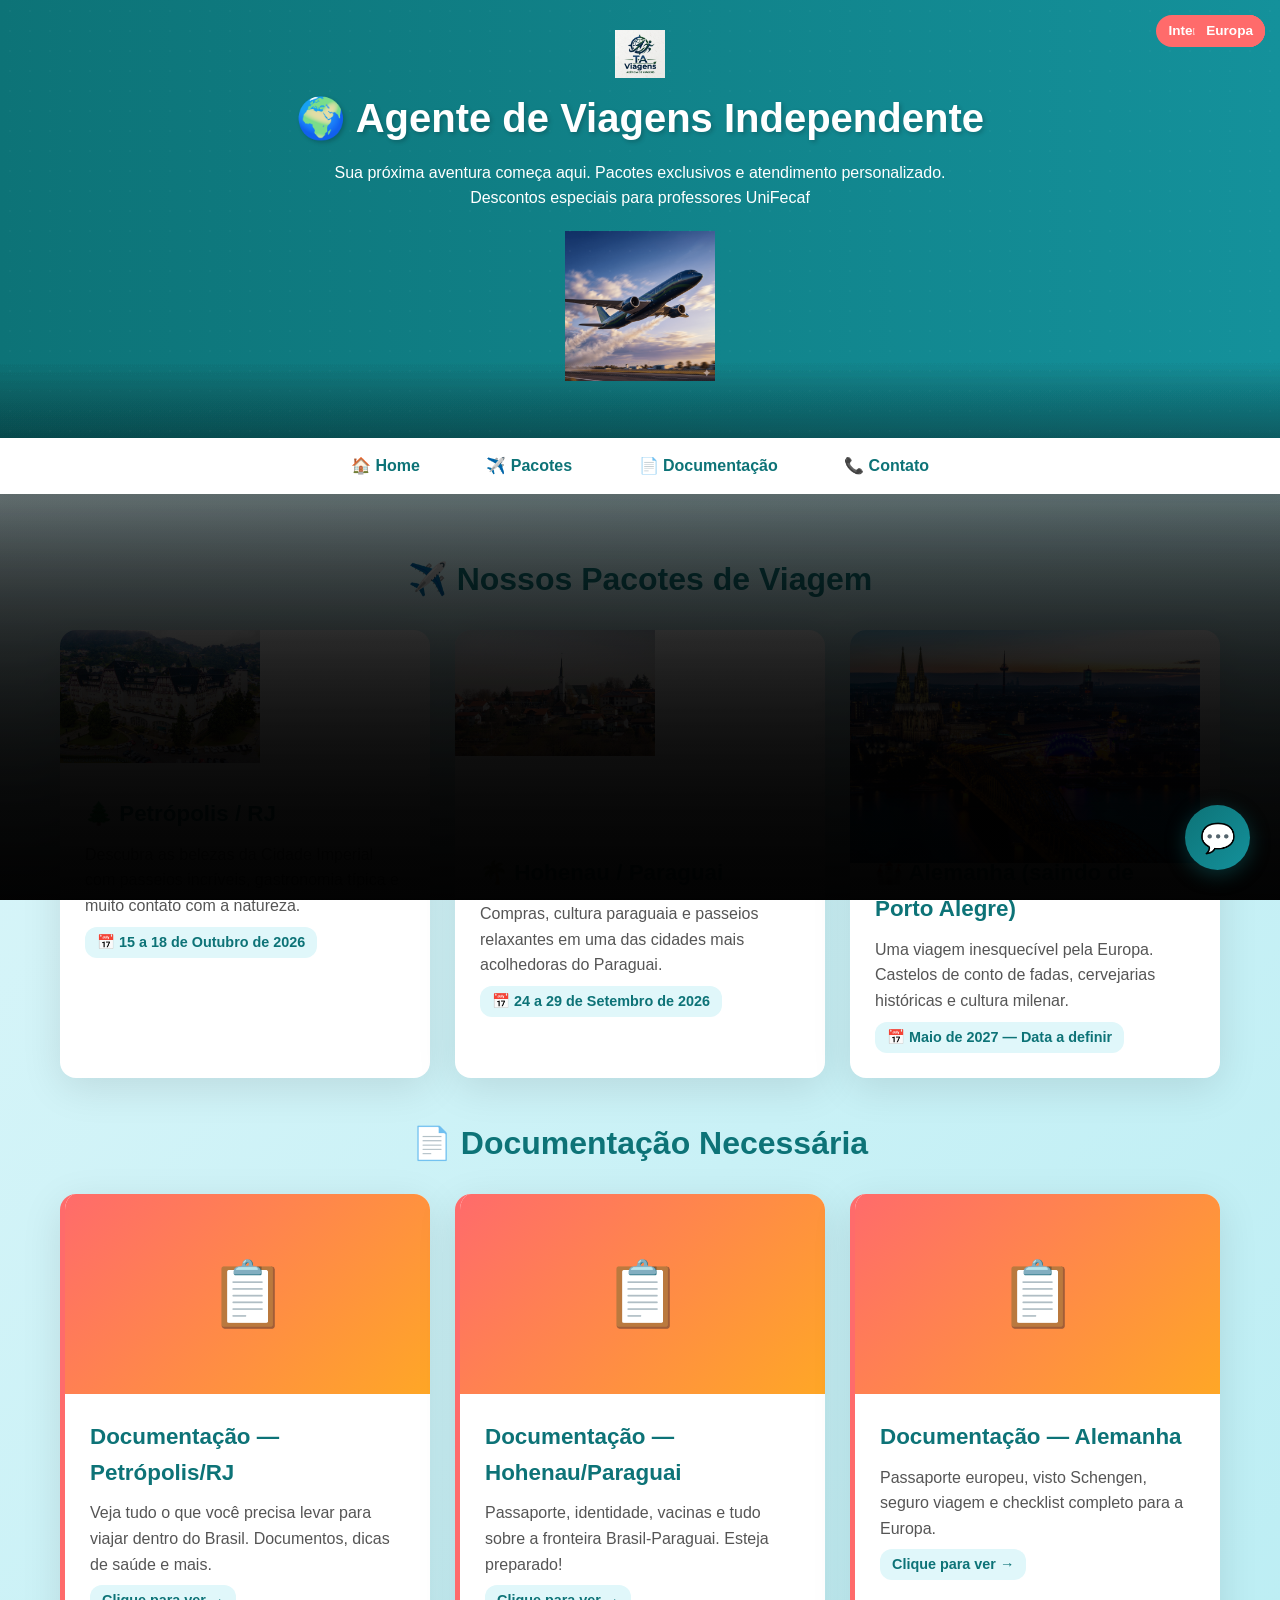
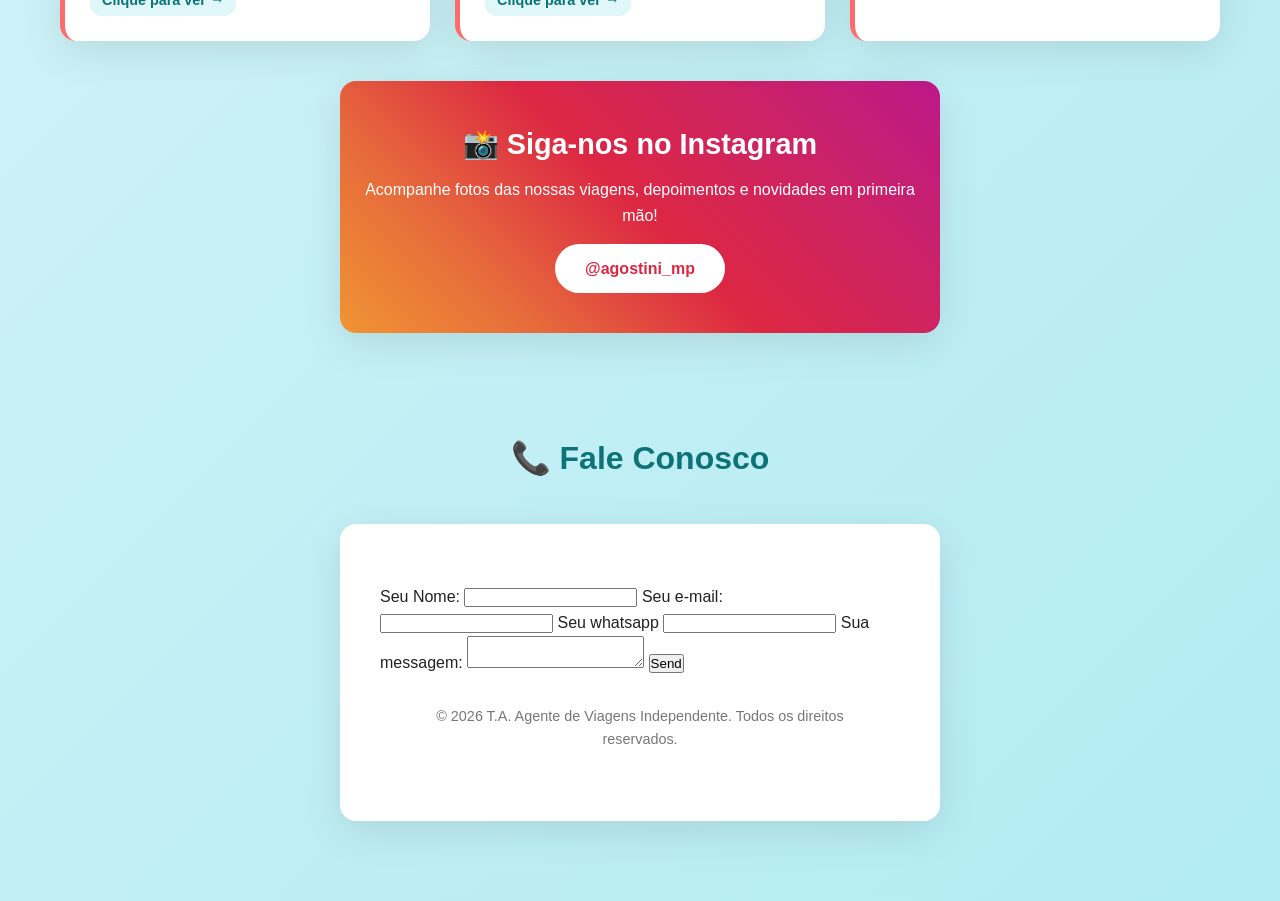
<file: index.html>
<!DOCTYPE html>
<html lang="pt-BR">
<head>
  <meta charset="UTF-8">
  <meta name="viewport" content="width=device-width, initial-scale=1.0">
  <title>T.A. Agente de viagens</title>
  <link rel="stylesheet" href="style.css">
</head>
<body>

  <header>
    <center><img src="T.A.Viagens.Logo.png" alt="Logo da Agência TA Viagens" width="50"></center> 
    <h1><center>🌍 Agente de Viagens Independente</center></h1>
    <p><center>Sua próxima aventura começa aqui. Pacotes exclusivos e atendimento personalizado.</center></p>
    <p><center>Descontos especiais para professores UniFecaf</center></p>
    
    <div class="container">
    
      <img src="T.A.Viagens.Aviao.png" alt="Aviao decolando com a T.A Viagens" width="150">
  </header>

  <nav>
    <a href="index.html">🏠 Home</a>
    <a href="#pacotes">✈️ Pacotes</a>
    <a href="#documentacao">📄 Documentação</a>
    <a href="#contato">📞 Contato</a>
  </nav>

  <div class="container">

    <!-- PACOTES DE VIAGEM -->
    <h2 class="section-title" id="pacotes">✈️ Nossos Pacotes de Viagem</h2>
    <div class="cards-grid">

      <a href="petropolis.html" class="card" target="_blank">
        <div class="card-img{
    overflow: hidden;
    border-radius: 200px 100px 0 0;
}">
          <img src="palacio-quitandinha-petropolis-rj.jpg" alt="Palácio Quitandinha T.A. Viagens" width="200">
          <span class="card-badge">Nacional</span>
        </div>
        <div class="card-body">
          <h3>🌲 Petrópolis / RJ</h3>
          <p>Descubra as belezas da Cidade Imperial com passeios incríveis, gastronomia típica e muito contato com a natureza.</p>
          <span class="date">📅 15 a 18 de Outubro de 2026</span>
        </div>
      </a>

      <a href="hohenau.html" class="card" target="_blank">
        <div class="card-img">
          <img src="Hohenau.jpg" alt="Hohenau T.A. Viagens" width="200">
          <span class="card-badge">Internacional</span>
        </div>
        <div class="card-body">
          <h3>🌴 Hohenau / Paraguai</h3>
          <p>Compras, cultura paraguaia e passeios relaxantes em uma das cidades mais acolhedoras do Paraguai.</p>
          <span class="date">📅 24 a 29 de Setembro de 2026</span>
        </div>
      </a>

      <a href="alemanha.html" class="card" target="_blank">
        <div class="card-img"> 
          
          <img src="alemanha.jpg" alt="Alemanha T.A.Viagens" width="350x200">
          <span class="card-badge">Europa</span>
        </div>
        <div class="card-body">
          <h3>🏰 Alemanha (saindo de Porto Alegre)</h3>
          <p>Uma viagem inesquecível pela Europa. Castelos de conto de fadas, cervejarias históricas e cultura milenar.</p>
          <span class="date">📅 Maio de 2027 — Data a definir</span>
        </div>
      </a>

    </div>

    <!-- DOCUMENTAÇÃO -->
    <h2 class="section-title" id="documentacao">📄 Documentação Necessária</h2>
    <div class="cards-grid">

      <a href="docs-petropolis.html" class="card doc-card" target="_blank">
        <div class="card-img">📋</div>
        <div class="card-body">
          <h3>Documentação — Petrópolis/RJ</h3>
          <p>Veja tudo o que você precisa levar para viajar dentro do Brasil. Documentos, dicas de saúde e mais.</p>
          <span class="date">Clique para ver →</span>
        </div>
      </a>

      <a href="docs-hohenau.html" class="card doc-card" target="_blank">
        <div class="card-img">📋</div>
        <div class="card-body">
          <h3>Documentação — Hohenau/Paraguai</h3>
          <p>Passaporte, identidade, vacinas e tudo sobre a fronteira Brasil-Paraguai. Esteja preparado!</p>
          <span class="date">Clique para ver →</span>
        </div>
      </a>

      <a href="docs-alemanha.html" class="card doc-card" target="_blank">
        <div class="card-img">📋</div>
        <div class="card-body">
          <h3>Documentação — Alemanha</h3>
          <p>Passaporte europeu, visto Schengen, seguro viagem e checklist completo para a Europa.</p>
          <span class="date">Clique para ver →</span>
        </div>
      </a>

    </div>

    <!-- INSTAGRAM -->
    <div class="instagram-section">
      <h2>📸 Siga-nos no Instagram</h2>
      <p>Acompanhe fotos das nossas viagens, depoimentos e novidades em primeira mão!</p>
      <a href="https://instagram.com/agostini_mp/" target="_blank">@agostini_mp</a>
    </div>

    <!-- FORMULÁRIO DE CONTATO -->
    <div class="container">
    <h2 class="section-title" id="contato">📞 Fale Conosco</h2>
    <div class="form-section">
      <form id="formContato" onsubmit="enviarContato(event)">
        <div class="form-group">
        </div>
      
<form action="https://formspree.io/f/xjglgndq"
  method="POST">
  <div>
  <label> 
   Seu Nome:
    <input type="nome" name="Nome">
  </label>
  
  <label>
   Seu e-mail:
    <input type="email" name="email">
  </label>
 
  <label>
  Seu whatsapp
   <input type="whatsapp" name="whatsapp">
 </label>
  
  <label>
  Sua messagem:
    <textarea name="message"></textarea>
  </label>
  
  <button type="submit">Send</button>
</form>
  </div>
      
  <footer>
    <p>© 2026 T.A. Agente de Viagens Independente. Todos os direitos reservados.</p>
  </footer>

  <!-- CHAT DE IA -->
  <div class="chat-widget">
    <div class="chat-box" id="chatBox">
      <div class="chat-header">🤖 Assistente de Viagens</div>
      <div class="chat-messages" id="chatMessages"></div>
      <div class="chat-input-area">
        <input type="text" id="chatInput" placeholder="Pergunte sobre roteiro, valores, horários..." onkeypress="if(event.key==='Enter')enviarMensagem()">
        <button onclick="enviarMensagem()">➤</button>
      </div>
    </div>
    <button class="chat-btn" onclick="toggleChat()">💬</button>
  </div>

  <script>
    // Toggle Chat
    function toggleChat() {
      const box = document.getElementById('chatBox');
      box.classList.toggle('active');
      if (box.classList.contains('active') && document.getElementById('chatMessages').children.length === 0) {
        adicionarMensagem('bot', 'Olá! 👋 Sou seu assistente virtual de viagens. Posso te ajudar com:

• 🗺️ Roteiros das viagens
• 💰 Valores e formas de pagamento
• ⏰ Horários de saída e chegada
• 📝 Documentação necessária
• 🏨 Informações sobre hospedagem

Sobre qual viagem você tem dúvidas?');
      }
    }

    function adicionarMensagem(tipo, texto) {
      const div = document.createElement('div');
      div.className = 'message ' + tipo;
      div.innerText = texto;
      document.getElementById('chatMessages').appendChild(div);
      document.getElementById('chatMessages').scrollTop = document.getElementById('chatMessages').scrollHeight;
    }

    function enviarMensagem() {
      const input = document.getElementById('chatInput');
      const texto = input.value.trim();
      if (!texto) return;
      adicionarMensagem('user', texto);
      input.value = '';
      setTimeout(() => responderIA(texto), 600);
    }

    function responderIA(pergunta) {
      const p = pergunta.toLowerCase();
      let resposta = '';

      if (p.includes('petrópolis') || p.includes('petropolis') || p.includes('rs')) {
        if (p.includes('valor') || p.includes('preço') || p.includes('preco') || p.includes('custa') || p.includes('quanto')) {
          resposta = '💰 O pacote para Petrópolis/RS está em fase de fechamento de valores.

O investimento estimado é de R$ 1.890,00 por pessoa (em até 10x no cartão).

Inclui:
• 🚌 Transporte ida e volta
• 🏨 3 noites de hospedagem
• 🍽️ Café da manhã
• 🗺️ Passeios guiados

Entre em contato pelo formulário para garantir sua reserva com condições especiais!';
        } else if (p.includes('horário') || p.includes('horario') || p.includes('hora') || p.includes('sai') || p.includes('chega')) {
          resposta = '⏰ Horários previstos — Petrópolis/RS:

🚌 Saída de Porto Alegre: 15/10 às 07h00
🏨 Check-in hotel: 15/10 às 14h00
🏠 Retorno: 18/10 às 17h00
📍 Chegada em Porto Alegre: 18/10 às 21h00 (previsto)

*Horários podem sofrer pequenos ajustes. Você será informado com antecedência.';
        } else if (p.includes('roteiro') || p.includes('passeio') || p.includes('o que') || p.includes('faz')) {
          resposta = '🗺️ Roteiro — Petrópolis/RS (15 a 18/10/2026):

📅 Dia 15: Saída de POA → Chegada → Check-in → Jantar de boas-vindas
📅 Dia 16: Passeio pela Serra → Cachoeiras → Almoço típico → Tarde livre
📅 Dia 17: City tour Petrópolis → Museu → Vinícola → Jantar especial
📅 Dia 18: Café da manhã → Check-out → Parada em Gramado → Retorno a POA

Tem muita natureza, gastronomia e cultura gaúcha! 🌲';
        } else {
          resposta = '🌲 Petrópolis/RJ — 15 a 18 de Outubro de 2026

Uma viagem incrível pela Cidade Imperial! Saída de Porto Alegre, hospedagem inclusa, passeios guiados e muita natureza.

Pergunte-me sobre:
• 💰 Valores
• ⏰ Horários
• 🗺️ Roteiro completo';
        }
      }
      else if (p.includes('hohenau') || p.includes('paraguai')) {
        if (p.includes('valor') || p.includes('preço') || p.includes('preco') || p.includes('custa') || p.includes('quanto')) {
          resposta = '💰 O pacote para Hohenau/Paraguai está com condição especial!

Investimento: R$ 2.450,00 por pessoa (em até 12x no cartão).

Inclui:
• 🚌 Transporte ida e volta (POA → Hohenau)
• 🏨 5 noites de hospedagem
• 🍽️ Café da manhã
• 🛍️ Tour de compras
• 📶 Guia acompanhante bilíngue

*Valor sujeito à variação do câmbio. Garanta sua vaga!';
        } else if (p.includes('horário') || p.includes('horario') || p.includes('hora') || p.includes('sai') || p.includes('chega')) {
          resposta = '⏰ Horários previstos — Hohenau/Paraguai:

🚌 Saída de Porto Alegre: 24/09 às 06h00
🛂 Parada na fronteira (Ponte da Amizade): ~09h00
🏨 Check-in hotel: 24/09 às 15h00
🏠 Retorno: 29/09 às 08h00
📍 Chegada em Porto Alegre: 29/09 às 18h00 (previsto)

*Horários de fronteira podem variar conforme fila.';
        } else if (p.includes('roteiro') || p.includes('passeio') || p.includes('o que') || p.includes('faz') || p.includes('compra')) {
          resposta = '🗺️ Roteiro — Hohenau/Paraguai (24 a 29/09/2026):

📅 Dia 24: Saída POA → Fronteira → Check-in Hohenau → Jantar de boas-vindas
📅 Dia 25: Tour de compras em Ciudad del Este → Almoço → Tarde livre
📅 Dia 26: Visita a Hohenau histórica → Mercado municipal → Noite cultural
📅 Dia 27: Passeio opcional às Cataratas do Iguaçu (lado Paraguai/Argentina)
📅 Dia 28: Dia livre para compras → Jantar de despedida
📅 Dia 29: Café da manhã → Check-out → Retorno a POA

Ótimo para compras e cultura paraguaia! 🌴';
        } else {
          resposta = '🌴 Hohenau/Paraguai — 24 a 29 de Setembro de 2026

Uma experiência única no Paraguai! Compras, cultura e gastronomia. Saída de Porto Alegre com guia acompanhante.

Pergunte-me sobre:
• 💰 Valores
• ⏰ Horários
• 🗺️ Roteiro completo
• 📋 Documentação';
        }
      }
      else if (p.includes('alemanha') || p.includes('europa') || p.includes('germany')) {
        if (p.includes('valor') || p.includes('preço') || p.includes('preco') || p.includes('custa') || p.includes('quanto')) {
          resposta = '💰 O pacote para a Alemanha ainda está em fase de cotação.

Investimento estimado: € 2.800,00 (aprox. R$ 16.000,00*) por pessoa.

Inclui:
• ✈️ Passagem aérea POA → Frankfurt (com escalas)
• 🏨 10 noites de hospedagem
• 🍽️ Café da manhã diário
• 🚆 Passes de trem (Germany Rail Pass)
• 🗺️ Passeios guiados em Munique, Berlim e Rothenburg
• 🍺 Tour cervejeira em Munique

*Valor estimado. Cotação final será divulgada assim que a data for confirmada (maio/2027). Entre na lista de interessados!';
        } else if (p.includes('data') || p.includes('quando') || p.includes('maio')) {
          resposta = '📅 A viagem para a Alemanha está programada para maio de 2027.

A data exata ainda será definida conforme:
• Melhores tarifas aéreas
• Disponibilidade do grupo
• Eventos locais na Alemanha

📌 Previsão: entre 10 e 20 de maio de 2027

Deixe seu contato no formulário que avisamos assim que a data for confirmada!';
        } else if (p.includes('roteiro') || p.includes('passeio') || p.includes('o que') || p.includes('faz') || p.includes('cidade')) {
          resposta = '🗺️ Roteiro previsto — Alemanha (maio/2027):

✈️ Saída de Porto Alegre → Chegada em Frankfurt

📍 Frankfurt (2 noites): City tour, Römerberg, Museu Städel
📍 Rothenburg ob der Tauber (1 noite): Cidade medieval, Muralhas, Natal o ano todo
📍 Munique (3 noites): Marienplatz, Castelo Neuschwanstein, Tour cervejeira, BMW Museum
📍 Berlim (3 noites): Muro de Berlim, Portão de Brandemburgo, Museu do Holocausto, East Side Gallery
📍 Dresden (1 noite): Centro histórico, Ópera Semper

✈️ Retorno: Dresden → Frankfurt → POA

Uma imersão completa na cultura alemã! 🏰';
        } else {
          resposta = '🏰 Alemanha — Maio de 2027 (saindo de Porto Alegre)

Uma viagem de sonho pela Europa! Frankfurt, Munique, Berlim, Rothenburg e muito mais. Passagem, hospedagem, passeios e guia inclusos.

Pergunte-me sobre:
• 💰 Valores estimados
• 📅 Data prevista
• 🗺️ Roteiro completo
• 📋 Documentação necessária';
        }
      }
      else if (p.includes('documento') || p.includes('documentação') || p.includes('passaporte') || p.includes('identidade') || p.includes('rg') || p.includes('cpf')) {
        resposta = '📋 Documentação por viagem:

🇧🇷 Petrópolis/RS (Nacional):
→ RG com foto válido ou CNH
→ CPF
→ Comprovante de residência

🇵🇾 Hohenau/Paraguai (Fronteira):
→ RG válido (novo modelo com chip) OU Passaporte
→ CPF
→ Comprovante de vacinação (se solicitado na fronteira)

🇩🇪 Alemanha (Europa/Schengen):
→ Passaporte válido (mínimo 6 meses de validade)
→ Visto Schengen (se aplicável)
→ Seguro viagem obrigatório (mínimo €30.000 cobertura)
→ Comprovante de hospedagem e passagem de volta

Clique nos banners de documentação na home para mais detalhes!';
      }
      else if (p.includes('pagamento') || p.includes('parcela') || p.includes('cartão') || p.includes('pix') || p.includes('boleto')) {
        resposta = '💳 Formas de pagamento:

• 💳 Cartão de crédito (até 12x)
• 💠 PIX (à vista com 5% de desconto)
• 📄 Boleto bancário (até 3x)
• 🏦 Transferência bancária

📌 Para reservar, é necessário sinal de 30% do valor total. O restante pode ser parcelado até a data da viagem.

Entre em contato pelo formulário para receber o link de pagamento!';
      }
      else if (p.includes('oi') || p.includes('olá') || p.includes('ola') || p.includes('hey') || p.includes('eai') || p.includes('eae')) {
        resposta = 'Olá! 👋 Bem-vindo! Sou o assistente virtual do Agente de Viagens.

Posso te ajudar com informações sobre nossos pacotes:
• 🌲 Petrópolis/RS (Out/2026)
• 🌴 Hohenau/Paraguai (Set/2026)
• 🏰 Alemanha (Mai/2027)

Sobre qual viagem você gostaria de saber mais? Ou prefere falar sobre valores, roteiro, horários ou documentação?';
      }
      else if (p.includes('contato') || p.includes('telefone') || p.includes('whatsapp') || p.includes('email') || p.includes('falar')) {
        resposta = '📞 Entre em contato conosco:

• 📱 WhatsApp: (51) 98904-2893
• 📧 E-mail: tiagoagosttinni@gmail.com
• 📋 Formulário: preencha na seção "Fale Conosco" aqui no site
• 📸 Instagram: @agostini_mp

Respondemos em até 24h úteis. Para reservas urgentes, chame no WhatsApp!';
      }
      else if (p.includes('hospedagem') || p.includes('hotel') || p.includes('pousada')) {
        resposta = '🏨 Sobre hospedagem:

🌲 Petrópolis/RS: Hotel 3 estrelas no centro, com café da manhã incluso. Quartos duplos e triplos.

🌴 Hohenau/Paraguai: Hotel confortável próximo ao centro comercial, com Wi-Fi e café da manhã.

🏰 Alemanha: Hotéis 3-4 estrelas em cada cidade (Frankfurt, Munique, Berlim), todos com café da manhã continental.

*Possibilidade de upgrade de quarto mediante taxa extra.';
      }
      else {
        resposta = 'Hmm, não tenho certeza se entendi bem. 🤔

Posso te ajudar com:
• 🗺️ Roteiros das viagens
• 💰 Valores e pagamento
• ⏰ Horários de saída e chegada
• 📋 Documentação necessária
• 🏨 Informações sobre hospedagem

Sobre qual desses assuntos você gostaria de falar? Ou me diga o nome da viagem (Petrópolis, Hohenau ou Alemanha)!';
      }

      adicionarMensagem('bot', resposta);
    }

    // Formulário de contato
    function enviarContato(e) {
      e.preventDefault();
      const nome = document.getElementById('nome').value;
      alert('✅ Obrigado, ' + nome + '! Sua mensagem foi enviada com sucesso. Entraremos em contato em até 24h!');
      document.getElementById('formContato').reset();
    }
  </script>

</body>
</html>
</file>
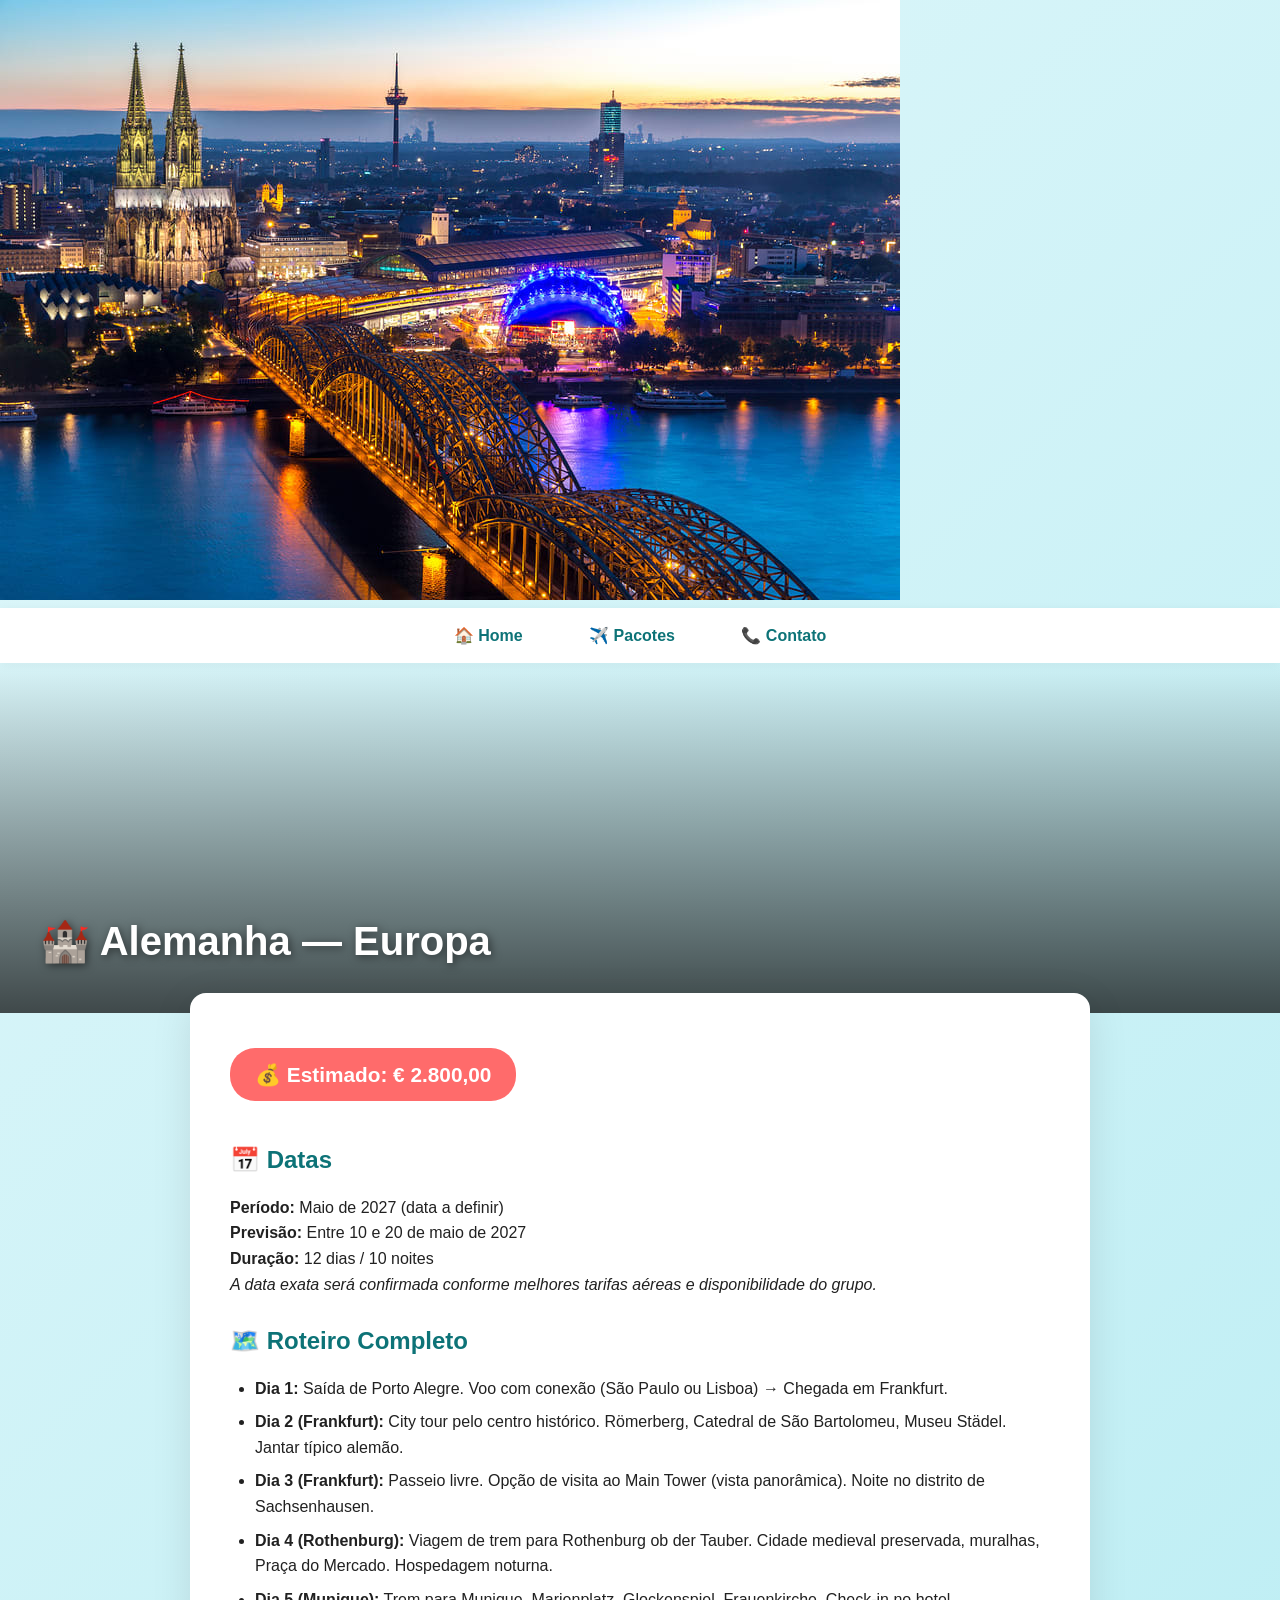
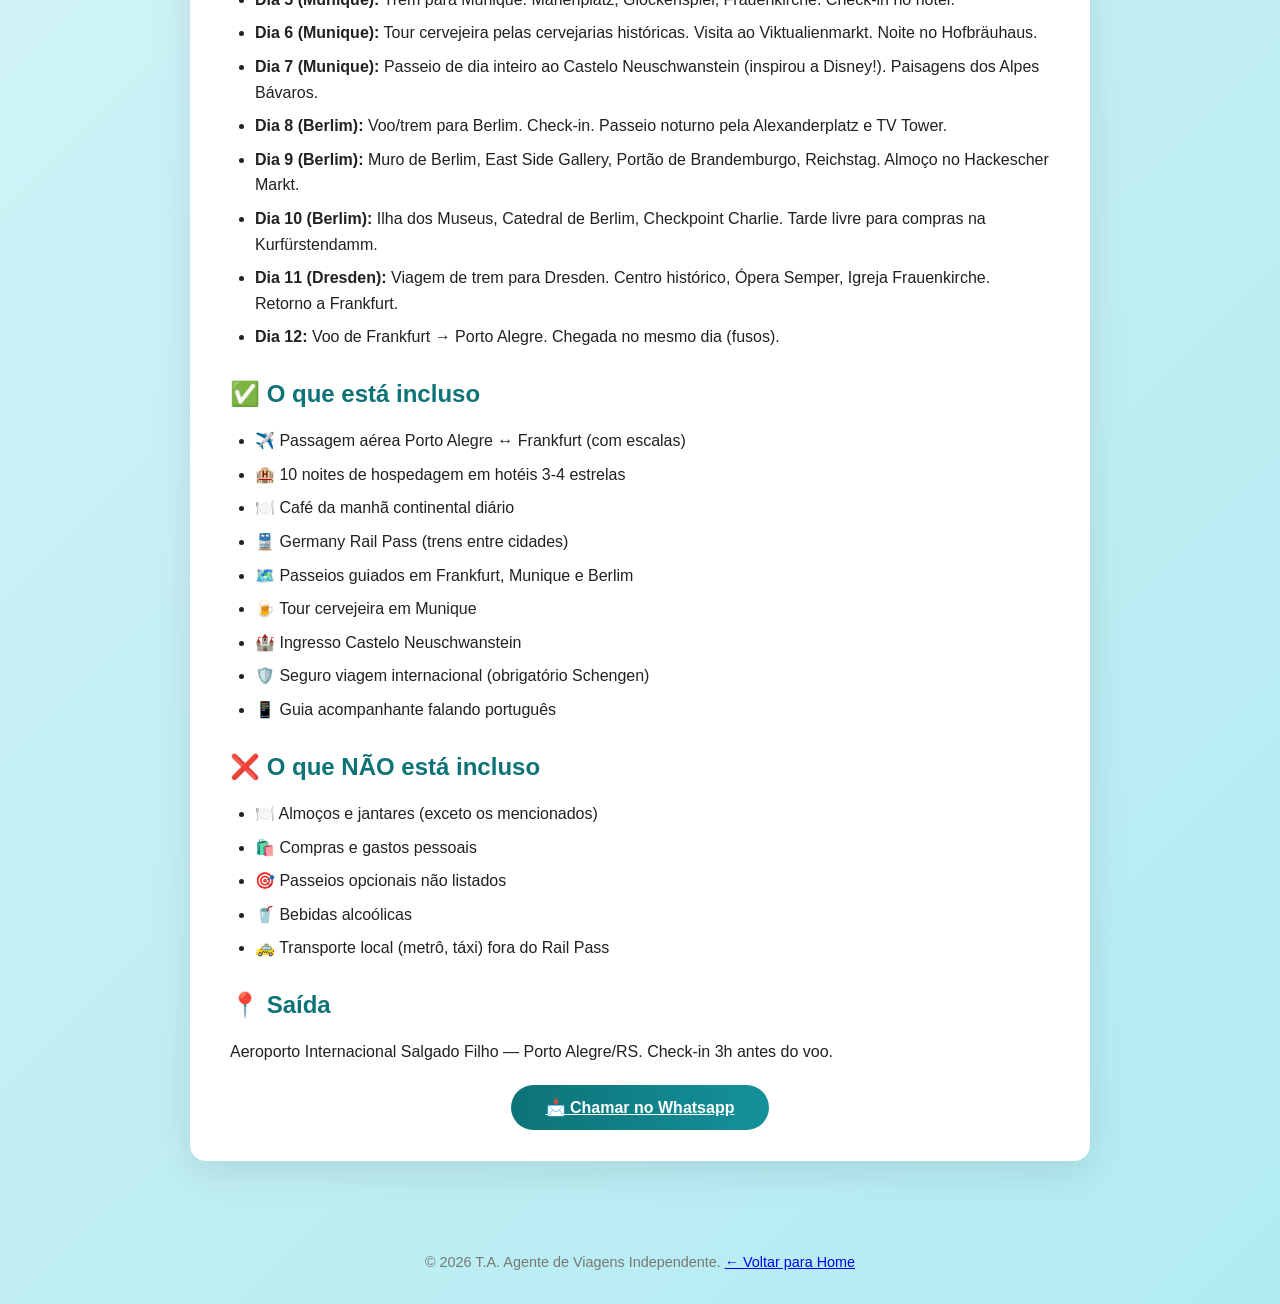
<file: alemanha.html>
<!DOCTYPE html>
<html lang="pt-BR">
<head>
  <meta charset="UTF-8">
  <meta name="viewport" content="width=device-width, initial-scale=1.0">
  <title>Alemanha — Detalhes da Viagem</title>
  <link rel="stylesheet" href="style.css">
  <img src="alemanha.jpg" alt="Alemanha" class="imagem-banner">
</head>
<body>

  <nav>
    <a href="index.html">🏠 Home</a>
    <a href="index.html#pacotes">✈️ Pacotes</a>
    <a href="index.html#contato">📞 Contato</a>
  </nav>

  <div class="detail-hero" style="background-image: url('https://images.unsplash.com/photo-1467269204594-9661b134dd2b?w=1200');">
    <h1>🏰 Alemanha — Europa</h1>
  </div>

  <div class="container">
    <div class="detail-content">
      <span class="price-tag">💰 Estimado: € 2.800,00</span>

      <h2>📅 Datas</h2>
      <p><strong>Período:</strong> Maio de 2027 (data a definir)</p>
      <p><strong>Previsão:</strong> Entre 10 e 20 de maio de 2027</p>
      <p><strong>Duração:</strong> 12 dias / 10 noites</p>
      <p><em>A data exata será confirmada conforme melhores tarifas aéreas e disponibilidade do grupo.</em></p>

      <h2>🗺️ Roteiro Completo</h2>
      <ul>
        <li><strong>Dia 1:</strong> Saída de Porto Alegre. Voo com conexão (São Paulo ou Lisboa) → Chegada em Frankfurt.</li>
        <li><strong>Dia 2 (Frankfurt):</strong> City tour pelo centro histórico. Römerberg, Catedral de São Bartolomeu, Museu Städel. Jantar típico alemão.</li>
        <li><strong>Dia 3 (Frankfurt):</strong> Passeio livre. Opção de visita ao Main Tower (vista panorâmica). Noite no distrito de Sachsenhausen.</li>
        <li><strong>Dia 4 (Rothenburg):</strong> Viagem de trem para Rothenburg ob der Tauber. Cidade medieval preservada, muralhas, Praça do Mercado. Hospedagem noturna.</li>
        <li><strong>Dia 5 (Munique):</strong> Trem para Munique. Marienplatz, Glockenspiel, Frauenkirche. Check-in no hotel.</li>
        <li><strong>Dia 6 (Munique):</strong> Tour cervejeira pelas cervejarias históricas. Visita ao Viktualienmarkt. Noite no Hofbräuhaus.</li>
        <li><strong>Dia 7 (Munique):</strong> Passeio de dia inteiro ao Castelo Neuschwanstein (inspirou a Disney!). Paisagens dos Alpes Bávaros.</li>
        <li><strong>Dia 8 (Berlim):</strong> Voo/trem para Berlim. Check-in. Passeio noturno pela Alexanderplatz e TV Tower.</li>
        <li><strong>Dia 9 (Berlim):</strong> Muro de Berlim, East Side Gallery, Portão de Brandemburgo, Reichstag. Almoço no Hackescher Markt.</li>
        <li><strong>Dia 10 (Berlim):</strong> Ilha dos Museus, Catedral de Berlim, Checkpoint Charlie. Tarde livre para compras na Kurfürstendamm.</li>
        <li><strong>Dia 11 (Dresden):</strong> Viagem de trem para Dresden. Centro histórico, Ópera Semper, Igreja Frauenkirche. Retorno a Frankfurt.</li>
        <li><strong>Dia 12:</strong> Voo de Frankfurt → Porto Alegre. Chegada no mesmo dia (fusos).</li>
      </ul>

      <h2>✅ O que está incluso</h2>
      <ul>
        <li>✈️ Passagem aérea Porto Alegre ↔ Frankfurt (com escalas)</li>
        <li>🏨 10 noites de hospedagem em hotéis 3-4 estrelas</li>
        <li>🍽️ Café da manhã continental diário</li>
        <li>🚆 Germany Rail Pass (trens entre cidades)</li>
        <li>🗺️ Passeios guiados em Frankfurt, Munique e Berlim</li>
        <li>🍺 Tour cervejeira em Munique</li>
        <li>🏰 Ingresso Castelo Neuschwanstein</li>
        <li>🛡️ Seguro viagem internacional (obrigatório Schengen)</li>
        <li>📱 Guia acompanhante falando português</li>
      </ul>

      <h2>❌ O que NÃO está incluso</h2>
      <ul>
        <li>🍽️ Almoços e jantares (exceto os mencionados)</li>
        <li>🛍️ Compras e gastos pessoais</li>
        <li>🎯 Passeios opcionais não listados</li>
        <li>🥤 Bebidas alcoólicas</li>
        <li>🚕 Transporte local (metrô, táxi) fora do Rail Pass</li>
      </ul>

      <h2>📍 Saída</h2>
      <p>Aeroporto Internacional Salgado Filho — Porto Alegre/RS. Check-in 3h antes do voo.</p>

      <div style="text-align:center; margin-top:30px;">
        <a href="index.html#contato" class="btn">📩 Chamar no Whatsapp</a>
      </div>
    </div>
  </div>

  <footer>
    <p>© 2026 T.A. Agente de Viagens Independente. <a href="index.html">← Voltar para Home</a></p>
  </footer>

</body>
</html>
</file>
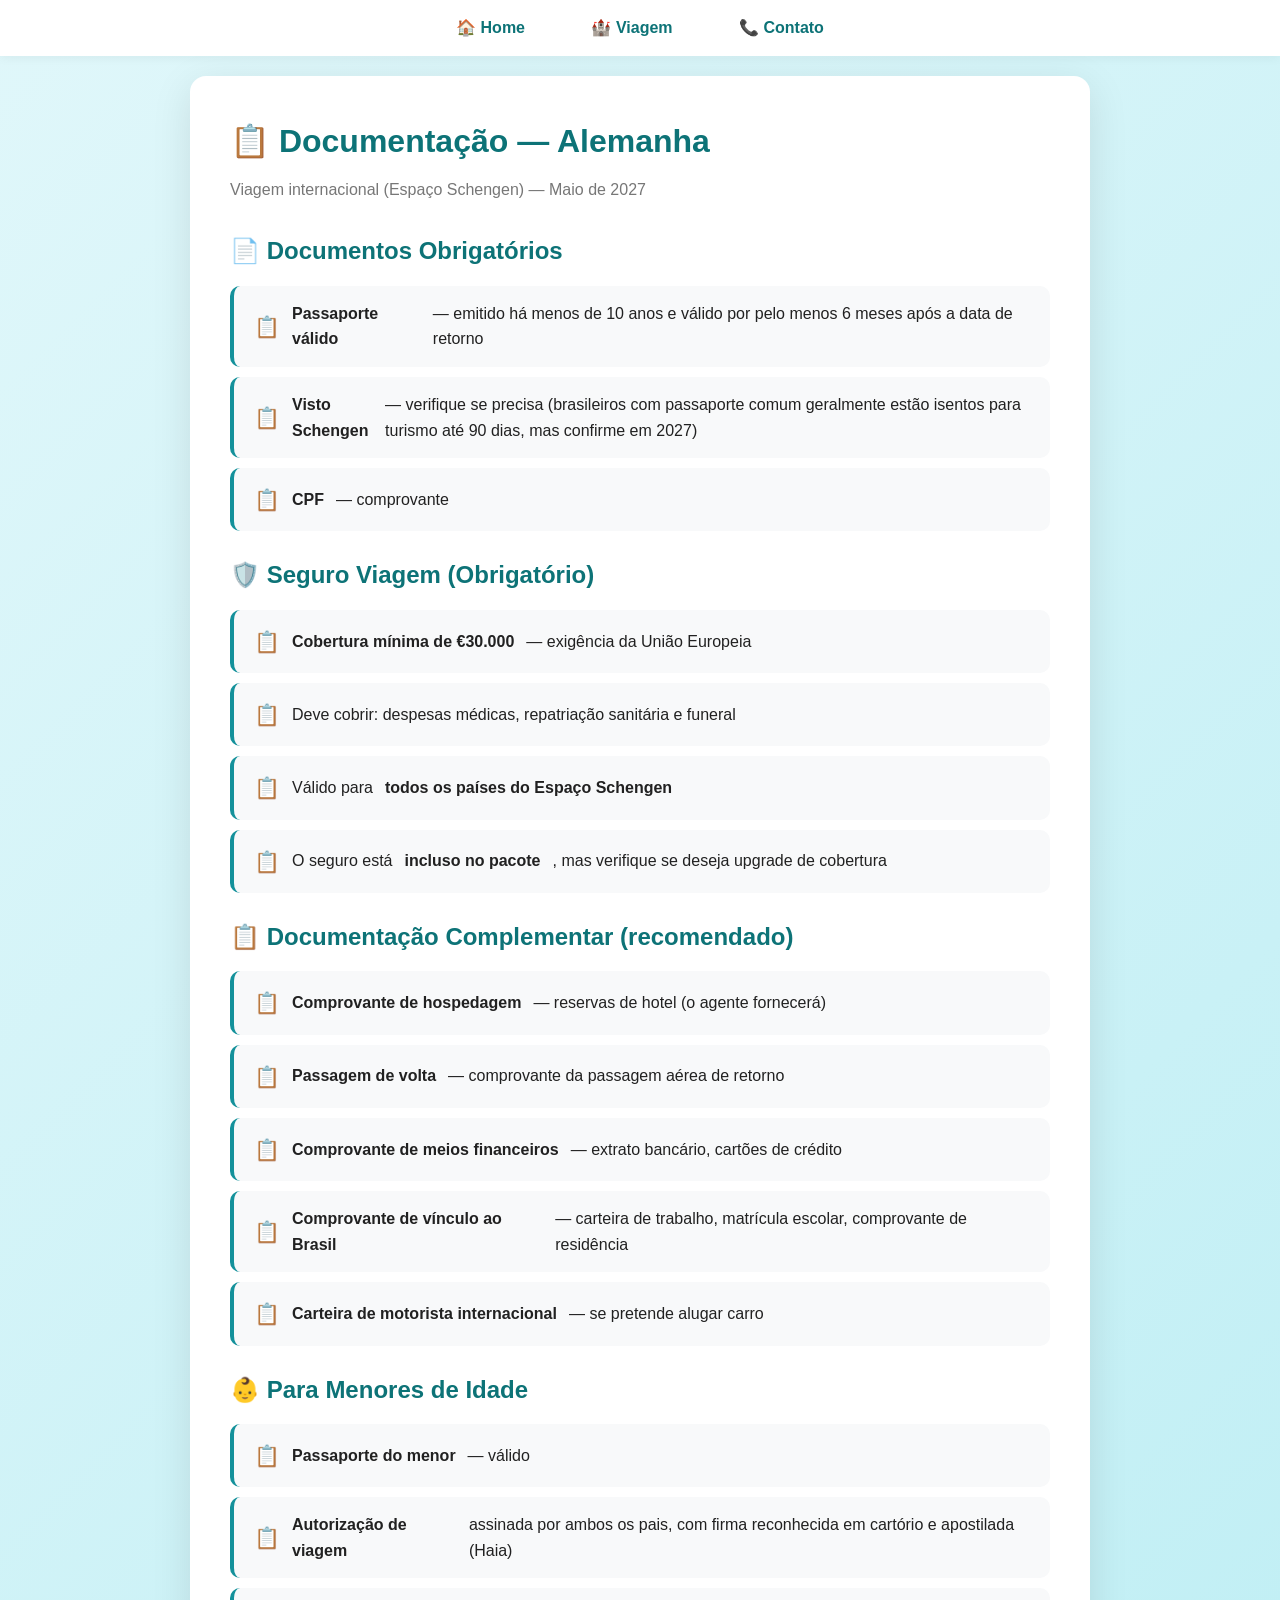
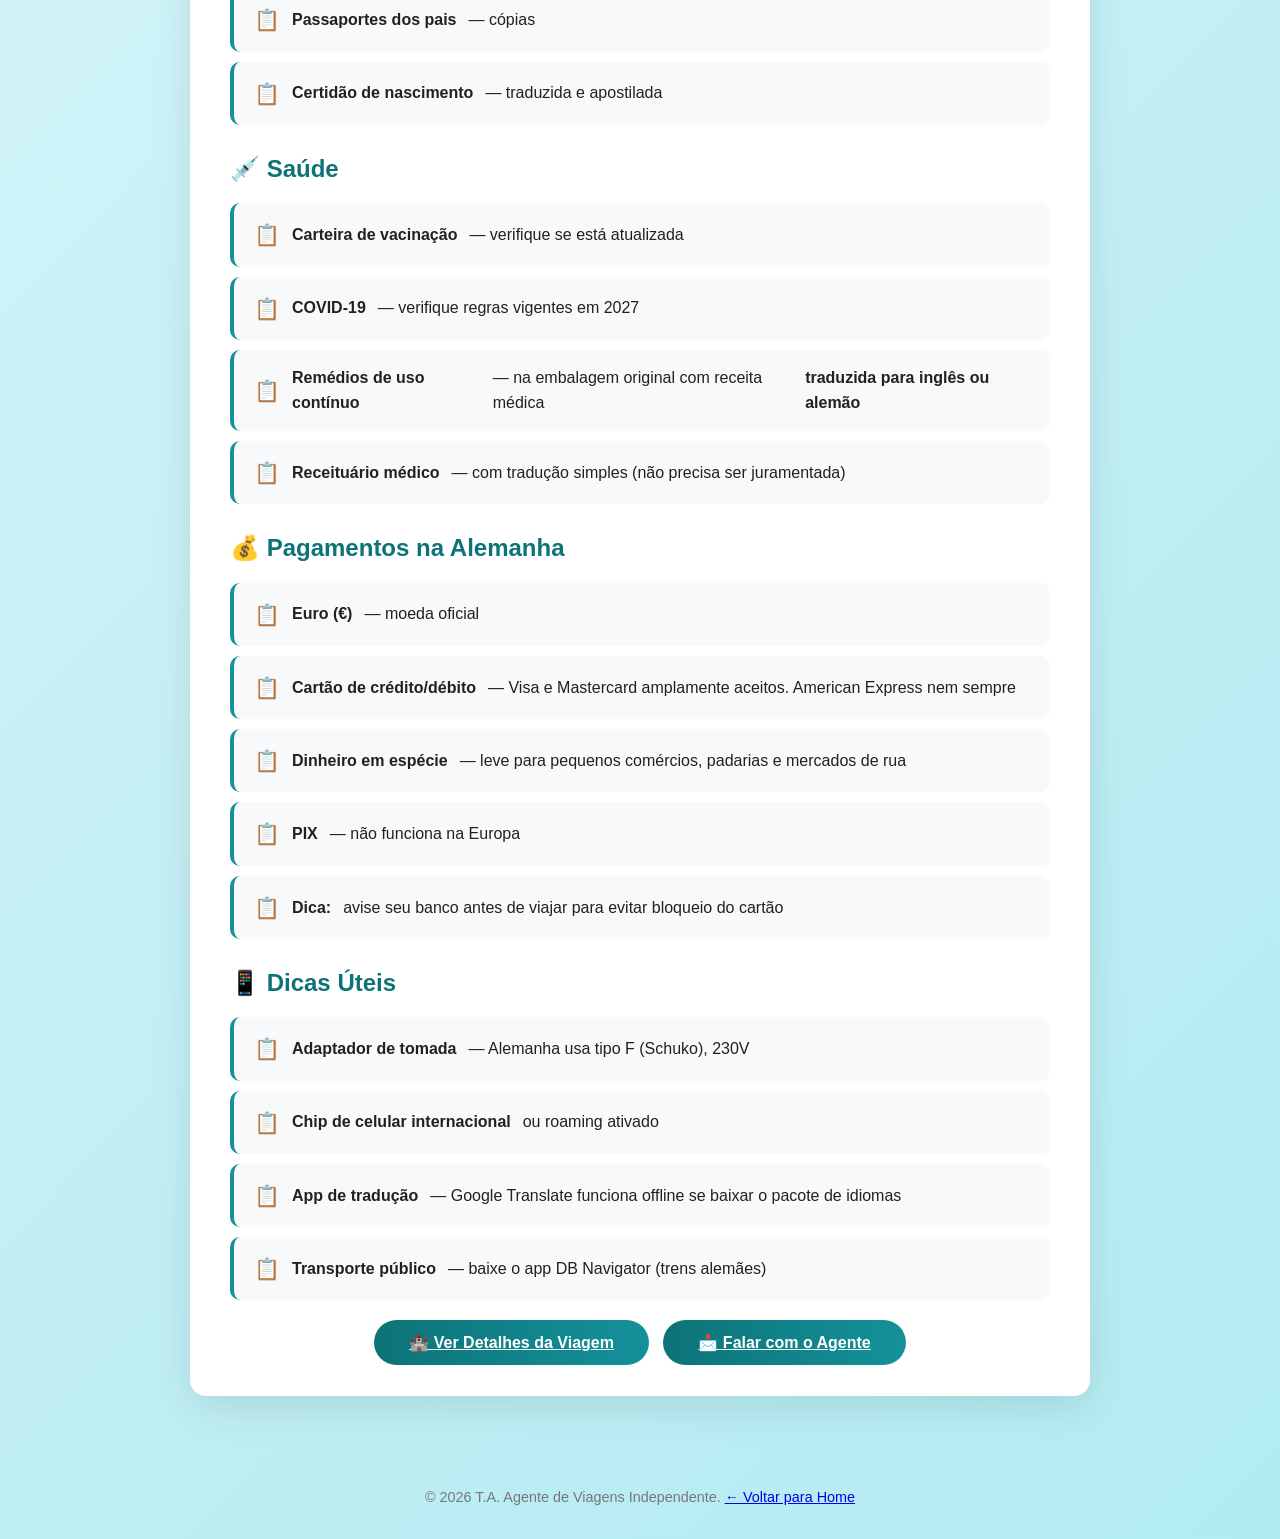
<file: docs-alemanha.html>
<!DOCTYPE html>
<html lang="pt-BR">
<head>
  <meta charset="UTF-8">
  <meta name="viewport" content="width=device-width, initial-scale=1.0">
  <title>Documentação — Alemanha</title>
  <link rel="stylesheet" href="style.css">
</head>
<body>

  <nav>
    <a href="index.html">🏠 Home</a>
    <a href="alemanha.html">🏰 Viagem</a>
    <a href="index.html#contato">📞 Contato</a>
  </nav>

  <div class="container" style="margin-top: 40px;">
    <div class="detail-content">
      <h1 style="color: var(--primary); margin-bottom: 10px;">📋 Documentação — Alemanha</h1>
      <p style="color: #777; margin-bottom: 30px;">Viagem internacional (Espaço Schengen) — Maio de 2027</p>

      <h2>📄 Documentos Obrigatórios</h2>
      <ul class="doc-list">
        <li><strong>Passaporte válido</strong> — emitido há menos de 10 anos e válido por pelo menos 6 meses após a data de retorno</li>
        <li><strong>Visto Schengen</strong> — verifique se precisa (brasileiros com passaporte comum geralmente estão isentos para turismo até 90 dias, mas confirme em 2027)</li>
        <li><strong>CPF</strong> — comprovante</li>
      </ul>

      <h2>🛡️ Seguro Viagem (Obrigatório)</h2>
      <ul class="doc-list">
        <li><strong>Cobertura mínima de €30.000</strong> — exigência da União Europeia</li>
        <li>Deve cobrir: despesas médicas, repatriação sanitária e funeral</li>
        <li>Válido para <strong>todos os países do Espaço Schengen</strong></li>
        <li>O seguro está <strong>incluso no pacote</strong>, mas verifique se deseja upgrade de cobertura</li>
      </ul>

      <h2>📋 Documentação Complementar (recomendado)</h2>
      <ul class="doc-list">
        <li><strong>Comprovante de hospedagem</strong> — reservas de hotel (o agente fornecerá)</li>
        <li><strong>Passagem de volta</strong> — comprovante da passagem aérea de retorno</li>
        <li><strong>Comprovante de meios financeiros</strong> — extrato bancário, cartões de crédito</li>
        <li><strong>Comprovante de vínculo ao Brasil</strong> — carteira de trabalho, matrícula escolar, comprovante de residência</li>
        <li><strong>Carteira de motorista internacional</strong> — se pretende alugar carro</li>
      </ul>

      <h2>👶 Para Menores de Idade</h2>
      <ul class="doc-list">
        <li><strong>Passaporte do menor</strong> — válido</li>
        <li><strong>Autorização de viagem</strong> assinada por ambos os pais, com firma reconhecida em cartório e apostilada (Haia)</li>
        <li><strong>Passaportes dos pais</strong> — cópias</li>
        <li><strong>Certidão de nascimento</strong> — traduzida e apostilada</li>
      </ul>

      <h2>💉 Saúde</h2>
      <ul class="doc-list">
        <li><strong>Carteira de vacinação</strong> — verifique se está atualizada</li>
        <li><strong>COVID-19</strong> — verifique regras vigentes em 2027</li>
        <li><strong>Remédios de uso contínuo</strong> — na embalagem original com receita médica <strong>traduzida para inglês ou alemão</strong></li>
        <li><strong>Receituário médico</strong> — com tradução simples (não precisa ser juramentada)</li>
      </ul>

      <h2>💰 Pagamentos na Alemanha</h2>
      <ul class="doc-list">
        <li><strong>Euro (€)</strong> — moeda oficial</li>
        <li><strong>Cartão de crédito/débito</strong> — Visa e Mastercard amplamente aceitos. American Express nem sempre</li>
        <li><strong>Dinheiro em espécie</strong> — leve para pequenos comércios, padarias e mercados de rua</li>
        <li><strong>PIX</strong> — não funciona na Europa</li>
        <li><strong>Dica:</strong> avise seu banco antes de viajar para evitar bloqueio do cartão</li>
      </ul>

      <h2>📱 Dicas Úteis</h2>
      <ul class="doc-list">
        <li><strong>Adaptador de tomada</strong> — Alemanha usa tipo F (Schuko), 230V</li>
        <li><strong>Chip de celular internacional</strong> ou roaming ativado</li>
        <li><strong>App de tradução</strong> — Google Translate funciona offline se baixar o pacote de idiomas</li>
        <li><strong>Transporte público</strong> — baixe o app DB Navigator (trens alemães)</li>
      </ul>

      <div style="text-align:center; margin-top:30px;">
        <a href="alemanha.html" class="btn">🏰 Ver Detalhes da Viagem</a>
        <a href="index.html#contato" class="btn" style="margin-left:10px;">📩 Falar com o Agente</a>
      </div>
    </div>
  </div>

  <footer>
    <p>© 2026 T.A. Agente de Viagens Independente. <a href="index.html">← Voltar para Home</a></p>
  </footer>

</body>
</html>
</file>
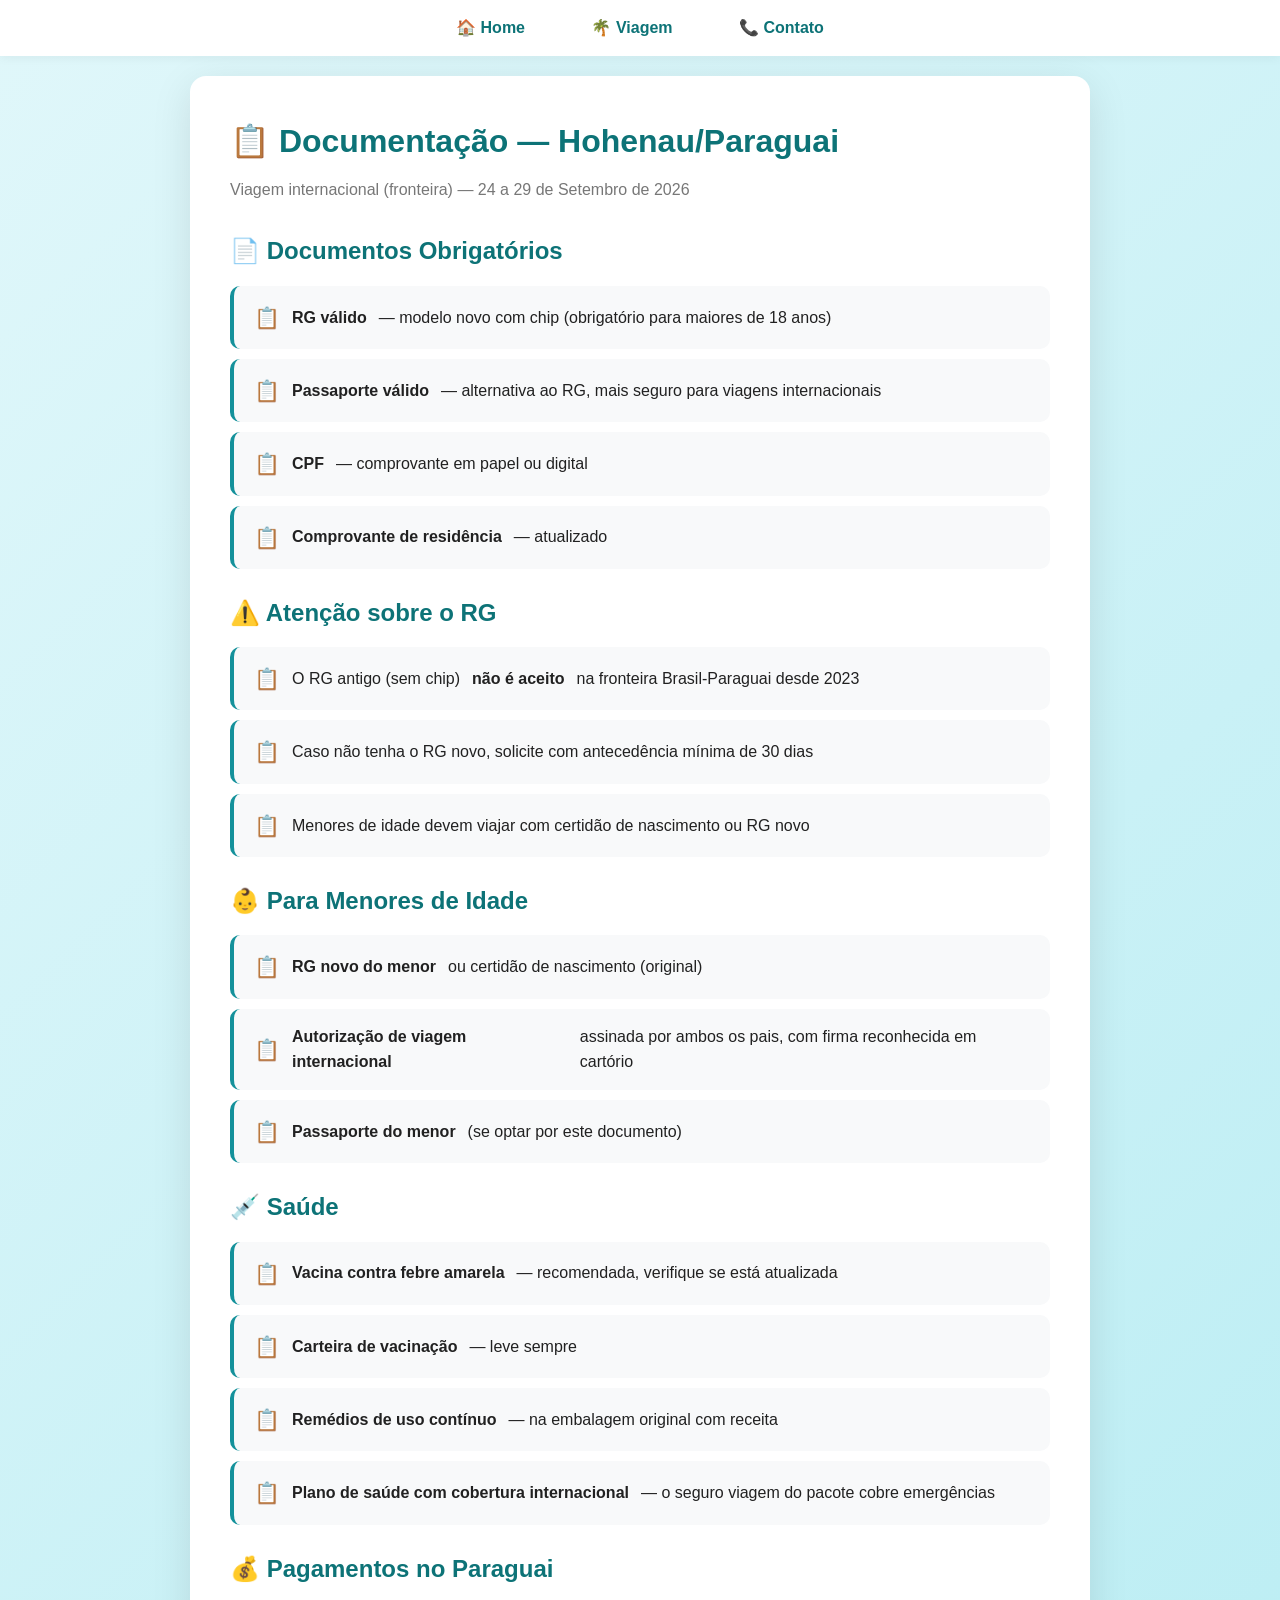
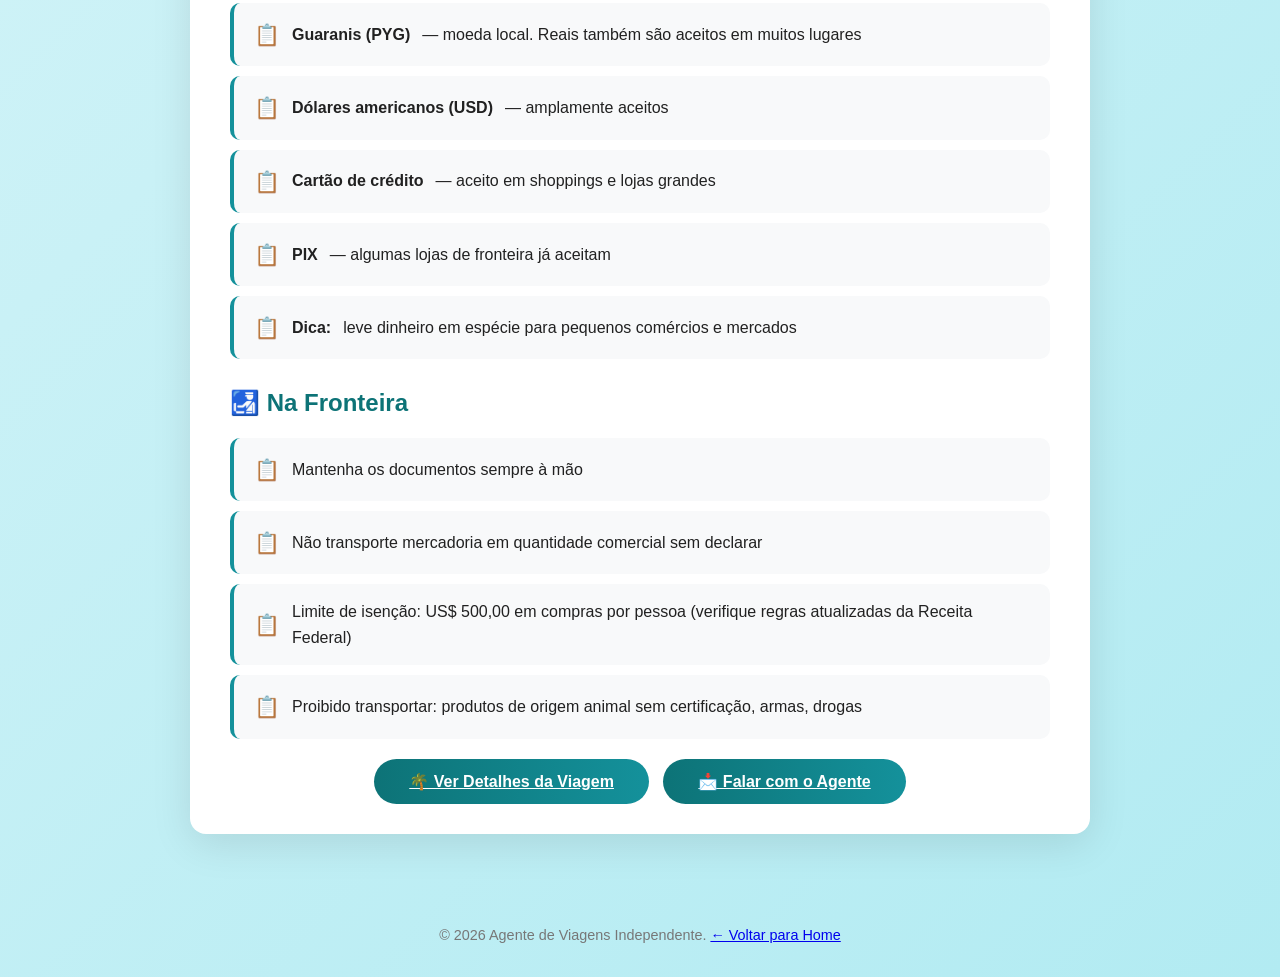
<file: docs-hohenau.html>
<!DOCTYPE html>
<html lang="pt-BR">
<head>
  <meta charset="UTF-8">
  <meta name="viewport" content="width=device-width, initial-scale=1.0">
  <title>Documentação — Hohenau/Paraguai</title>
  <link rel="stylesheet" href="style.css">
</head>
<body>

  <nav>
    <a href="index.html">🏠 Home</a>
    <a href="hohenau.html">🌴 Viagem</a>
    <a href="index.html#contato">📞 Contato</a>
  </nav>

  <div class="container" style="margin-top: 40px;">
    <div class="detail-content">
      <h1 style="color: var(--primary); margin-bottom: 10px;">📋 Documentação — Hohenau/Paraguai</h1>
      <p style="color: #777; margin-bottom: 30px;">Viagem internacional (fronteira) — 24 a 29 de Setembro de 2026</p>

      <h2>📄 Documentos Obrigatórios</h2>
      <ul class="doc-list">
        <li><strong>RG válido</strong> — modelo novo com chip (obrigatório para maiores de 18 anos)</li>
        <li><strong>Passaporte válido</strong> — alternativa ao RG, mais seguro para viagens internacionais</li>
        <li><strong>CPF</strong> — comprovante em papel ou digital</li>
        <li><strong>Comprovante de residência</strong> — atualizado</li>
      </ul>

      <h2>⚠️ Atenção sobre o RG</h2>
      <ul class="doc-list">
        <li>O RG antigo (sem chip) <strong>não é aceito</strong> na fronteira Brasil-Paraguai desde 2023</li>
        <li>Caso não tenha o RG novo, solicite com antecedência mínima de 30 dias</li>
        <li>Menores de idade devem viajar com certidão de nascimento ou RG novo</li>
      </ul>

      <h2>👶 Para Menores de Idade</h2>
      <ul class="doc-list">
        <li><strong>RG novo do menor</strong> ou certidão de nascimento (original)</li>
        <li><strong>Autorização de viagem internacional</strong> assinada por ambos os pais, com firma reconhecida em cartório</li>
        <li><strong>Passaporte do menor</strong> (se optar por este documento)</li>
      </ul>

      <h2>💉 Saúde</h2>
      <ul class="doc-list">
        <li><strong>Vacina contra febre amarela</strong> — recomendada, verifique se está atualizada</li>
        <li><strong>Carteira de vacinação</strong> — leve sempre</li>
        <li><strong>Remédios de uso contínuo</strong> — na embalagem original com receita</li>
        <li><strong>Plano de saúde com cobertura internacional</strong> — o seguro viagem do pacote cobre emergências</li>
      </ul>

      <h2>💰 Pagamentos no Paraguai</h2>
      <ul class="doc-list">
        <li><strong>Guaranis (PYG)</strong> — moeda local. Reais também são aceitos em muitos lugares</li>
        <li><strong>Dólares americanos (USD)</strong> — amplamente aceitos</li>
        <li><strong>Cartão de crédito</strong> — aceito em shoppings e lojas grandes</li>
        <li><strong>PIX</strong> — algumas lojas de fronteira já aceitam</li>
        <li><strong>Dica:</strong> leve dinheiro em espécie para pequenos comércios e mercados</li>
      </ul>

      <h2>🛃 Na Fronteira</h2>
      <ul class="doc-list">
        <li>Mantenha os documentos sempre à mão</li>
        <li>Não transporte mercadoria em quantidade comercial sem declarar</li>
        <li>Limite de isenção: US$ 500,00 em compras por pessoa (verifique regras atualizadas da Receita Federal)</li>
        <li>Proibido transportar: produtos de origem animal sem certificação, armas, drogas</li>
      </ul>

      <div style="text-align:center; margin-top:30px;">
        <a href="hohenau.html" class="btn">🌴 Ver Detalhes da Viagem</a>
        <a href="index.html#contato" class="btn" style="margin-left:10px;">📩 Falar com o Agente</a>
      </div>
    </div>
  </div>

  <footer>
    <p>© 2026 Agente de Viagens Independente. <a href="index.html">← Voltar para Home</a></p>
  </footer>

</body>
</html>
</file>
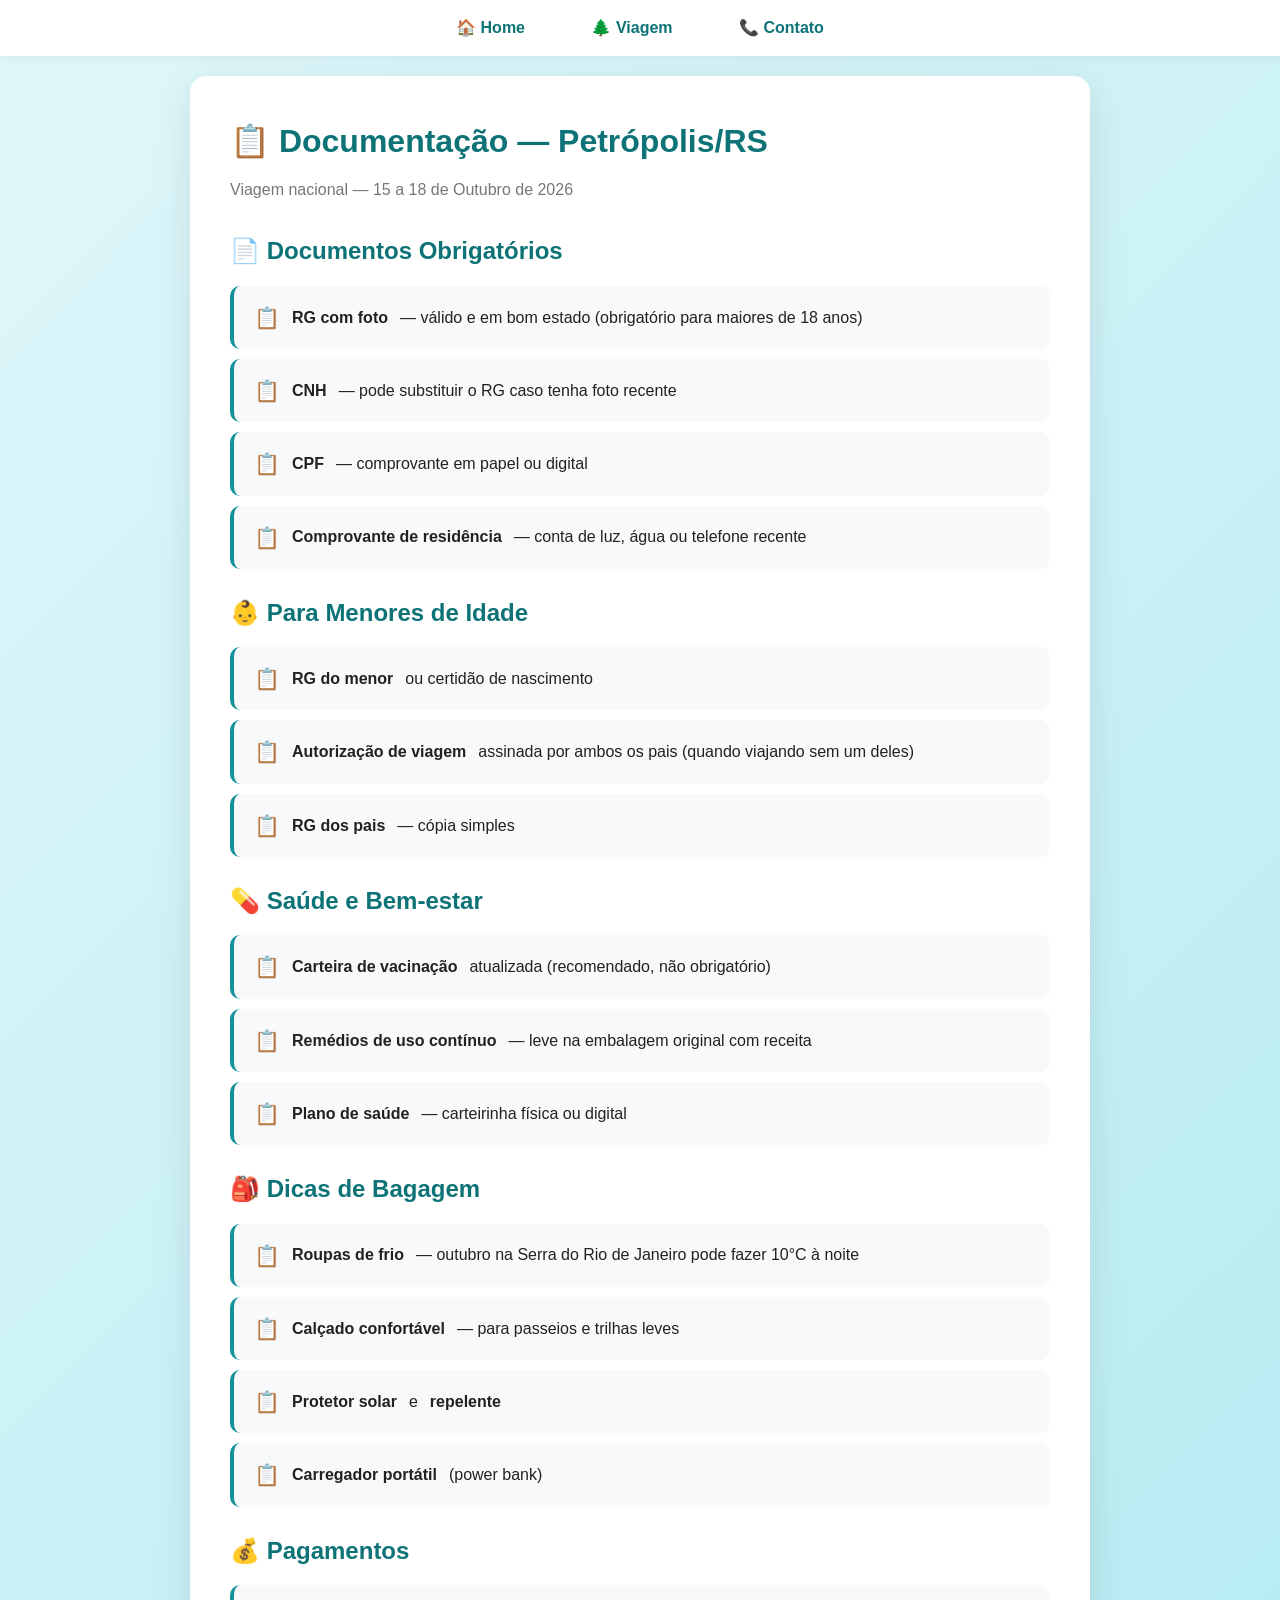
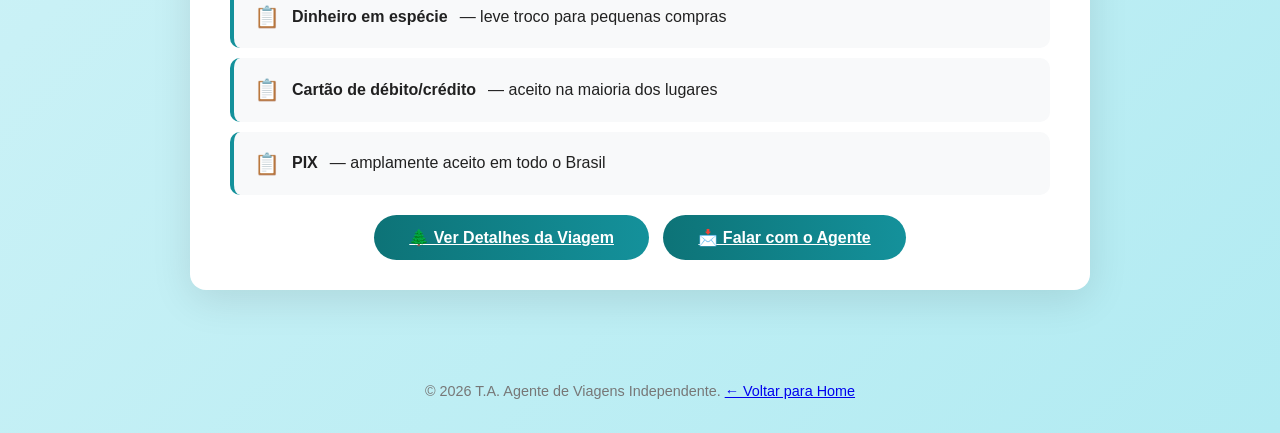
<file: docs-petropolis.html>
<!DOCTYPE html>
<html lang="pt-BR">
<head>
  <meta charset="UTF-8">
  <meta name="viewport" content="width=device-width, initial-scale=1.0">
  <title>Documentação — Petrópolis/RJ</title>
  <link rel="stylesheet" href="style.css">
</head>
<body>

  <nav>
    <a href="index.html">🏠 Home</a>
    <a href="petropolis.html">🌲 Viagem</a>
    <a href="index.html#contato">📞 Contato</a>
  </nav>

  <div class="container" style="margin-top: 40px;">
    <div class="detail-content">
      <h1 style="color: var(--primary); margin-bottom: 10px;">📋 Documentação — Petrópolis/RS</h1>
      <p style="color: #777; margin-bottom: 30px;">Viagem nacional — 15 a 18 de Outubro de 2026</p>

      <h2>📄 Documentos Obrigatórios</h2>
      <ul class="doc-list">
        <li><strong>RG com foto</strong> — válido e em bom estado (obrigatório para maiores de 18 anos)</li>
        <li><strong>CNH</strong> — pode substituir o RG caso tenha foto recente</li>
        <li><strong>CPF</strong> — comprovante em papel ou digital</li>
        <li><strong>Comprovante de residência</strong> — conta de luz, água ou telefone recente</li>
      </ul>

      <h2>👶 Para Menores de Idade</h2>
      <ul class="doc-list">
        <li><strong>RG do menor</strong> ou certidão de nascimento</li>
        <li><strong>Autorização de viagem</strong> assinada por ambos os pais (quando viajando sem um deles)</li>
        <li><strong>RG dos pais</strong> — cópia simples</li>
      </ul>

      <h2>💊 Saúde e Bem-estar</h2>
      <ul class="doc-list">
        <li><strong>Carteira de vacinação</strong> atualizada (recomendado, não obrigatório)</li>
        <li><strong>Remédios de uso contínuo</strong> — leve na embalagem original com receita</li>
        <li><strong>Plano de saúde</strong> — carteirinha física ou digital</li>
      </ul>

      <h2>🎒 Dicas de Bagagem</h2>
      <ul class="doc-list">
        <li><strong>Roupas de frio</strong> — outubro na Serra do Rio de Janeiro pode fazer 10°C à noite</li>
        <li><strong>Calçado confortável</strong> — para passeios e trilhas leves</li>
        <li><strong>Protetor solar</strong> e <strong>repelente</strong></li>
        <li><strong>Carregador portátil</strong> (power bank)</li>
      </ul>

      <h2>💰 Pagamentos</h2>
      <ul class="doc-list">
        <li><strong>Dinheiro em espécie</strong> — leve troco para pequenas compras</li>
        <li><strong>Cartão de débito/crédito</strong> — aceito na maioria dos lugares</li>
        <li><strong>PIX</strong> — amplamente aceito em todo o Brasil</li>
      </ul>

      <div style="text-align:center; margin-top:30px;">
        <a href="petropolis.html" class="btn">🌲 Ver Detalhes da Viagem</a>
        <a href="index.html#contato" class="btn" style="margin-left:10px;">📩 Falar com o Agente</a>
      </div>
    </div>
  </div>

  <footer>
    <p>© 2026 T.A. Agente de Viagens Independente. <a href="index.html">← Voltar para Home</a></p>
  </footer>

</body>
</html>
</file>
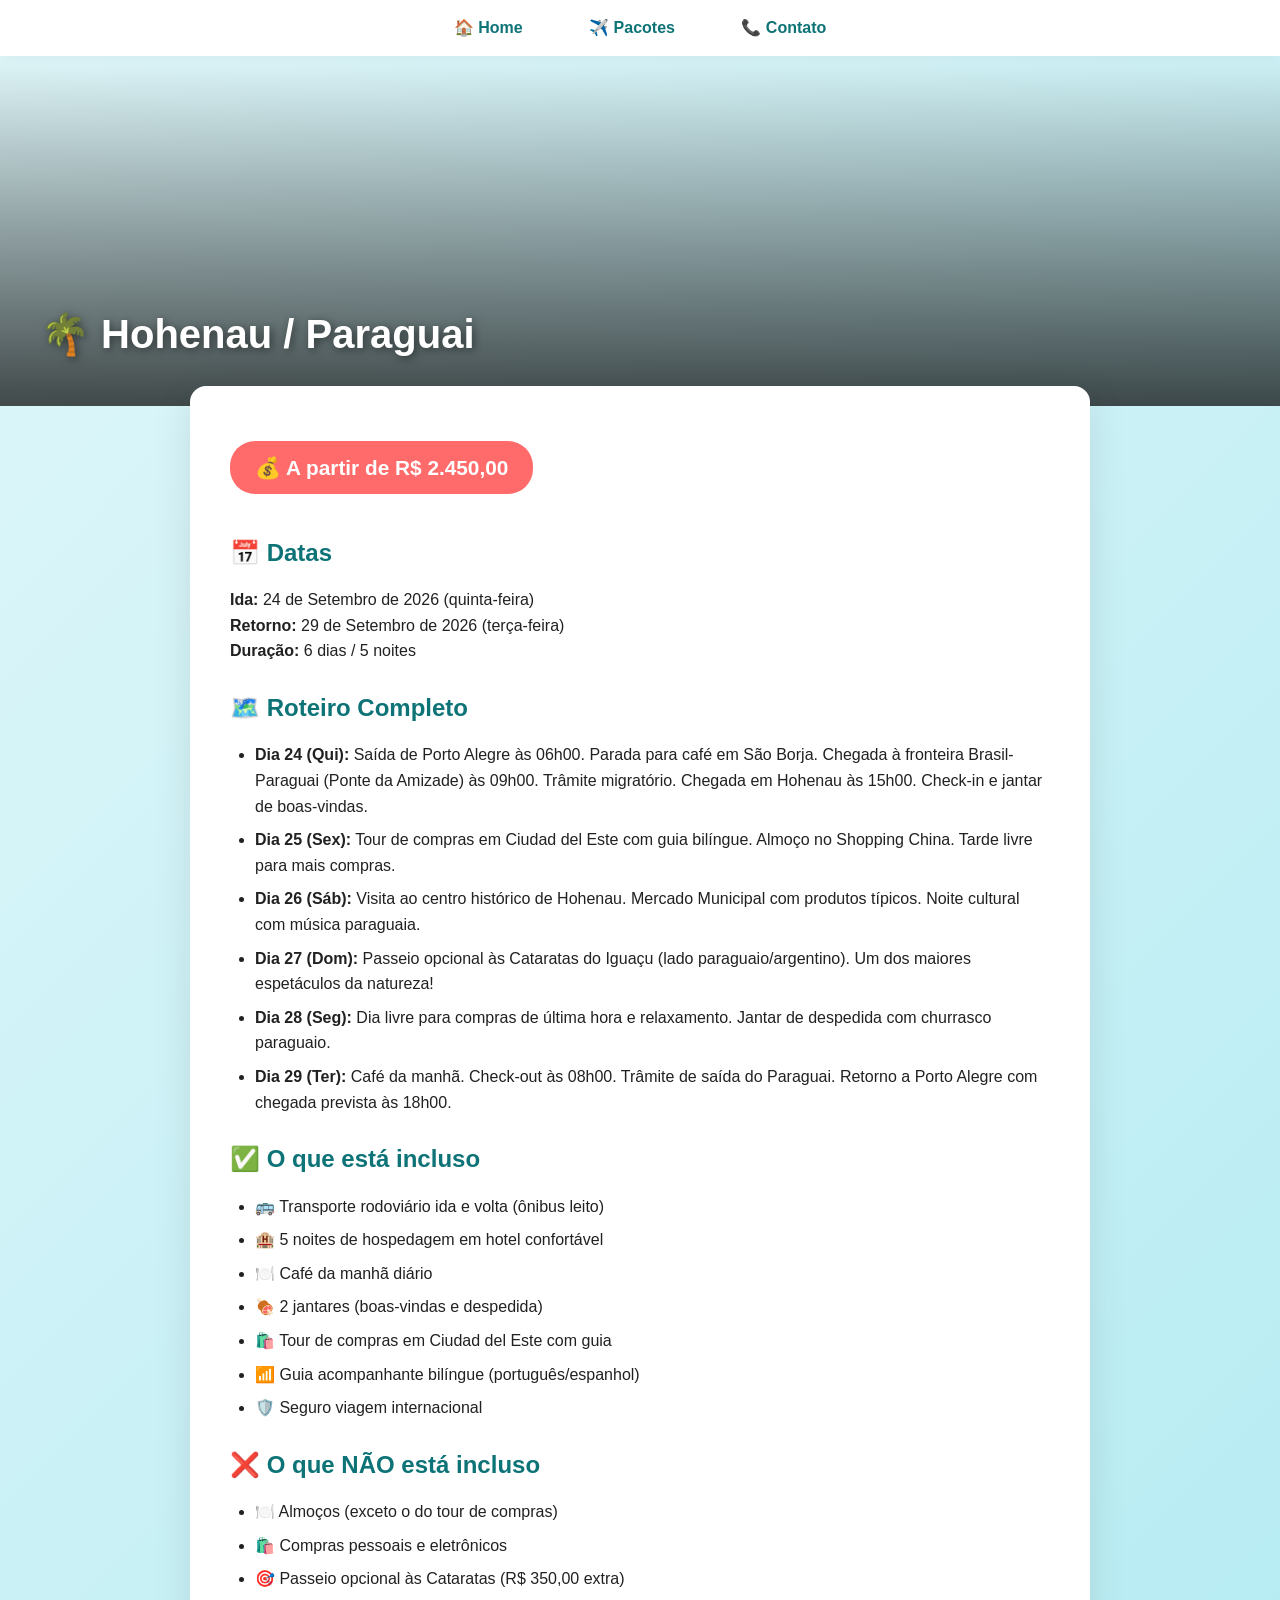
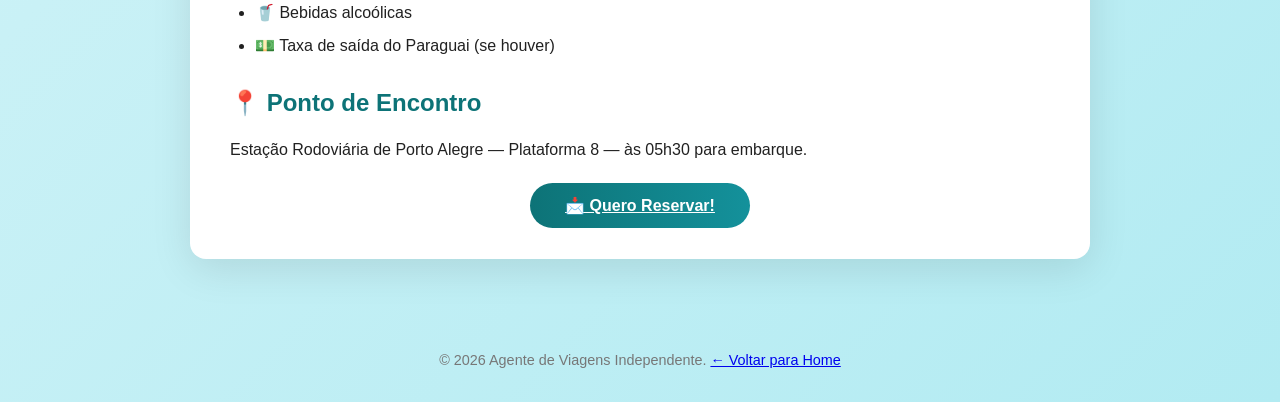
<file: hohenau.html>
<!DOCTYPE html>
<html lang="pt-BR">
<head>
  <meta charset="UTF-8">
  <meta name="viewport" content="width=device-width, initial-scale=1.0">
  <title>Hohenau/Paraguai — Detalhes da Viagem</title>
  <link rel="stylesheet" href="style.css">
</head>
<body>

  <nav>
    <a href="index.html">🏠 Home</a>
    <a href="index.html#pacotes">✈️ Pacotes</a>
    <a href="index.html#contato">📞 Contato</a>
  </nav>

  <div class="detail-hero" style="background-image: url('https://images.unsplash.com/photo-1533105079780-92b9be482077?w=1200');">
    <h1>🌴 Hohenau / Paraguai</h1>
  </div>

  <div class="container">
    <div class="detail-content">
      <span class="price-tag">💰 A partir de R$ 2.450,00</span>

      <h2>📅 Datas</h2>
      <p><strong>Ida:</strong> 24 de Setembro de 2026 (quinta-feira)</p>
      <p><strong>Retorno:</strong> 29 de Setembro de 2026 (terça-feira)</p>
      <p><strong>Duração:</strong> 6 dias / 5 noites</p>

      <h2>🗺️ Roteiro Completo</h2>
      <ul>
        <li><strong>Dia 24 (Qui):</strong> Saída de Porto Alegre às 06h00. Parada para café em São Borja. Chegada à fronteira Brasil-Paraguai (Ponte da Amizade) às 09h00. Trâmite migratório. Chegada em Hohenau às 15h00. Check-in e jantar de boas-vindas.</li>
        <li><strong>Dia 25 (Sex):</strong> Tour de compras em Ciudad del Este com guia bilíngue. Almoço no Shopping China. Tarde livre para mais compras.</li>
        <li><strong>Dia 26 (Sáb):</strong> Visita ao centro histórico de Hohenau. Mercado Municipal com produtos típicos. Noite cultural com música paraguaia.</li>
        <li><strong>Dia 27 (Dom):</strong> Passeio opcional às Cataratas do Iguaçu (lado paraguaio/argentino). Um dos maiores espetáculos da natureza!</li>
        <li><strong>Dia 28 (Seg):</strong> Dia livre para compras de última hora e relaxamento. Jantar de despedida com churrasco paraguaio.</li>
        <li><strong>Dia 29 (Ter):</strong> Café da manhã. Check-out às 08h00. Trâmite de saída do Paraguai. Retorno a Porto Alegre com chegada prevista às 18h00.</li>
      </ul>

      <h2>✅ O que está incluso</h2>
      <ul>
        <li>🚌 Transporte rodoviário ida e volta (ônibus leito)</li>
        <li>🏨 5 noites de hospedagem em hotel confortável</li>
        <li>🍽️ Café da manhã diário</li>
        <li>🍖 2 jantares (boas-vindas e despedida)</li>
        <li>🛍️ Tour de compras em Ciudad del Este com guia</li>
        <li>📶 Guia acompanhante bilíngue (português/espanhol)</li>
        <li>🛡️ Seguro viagem internacional</li>
      </ul>

      <h2>❌ O que NÃO está incluso</h2>
      <ul>
        <li>🍽️ Almoços (exceto o do tour de compras)</li>
        <li>🛍️ Compras pessoais e eletrônicos</li>
        <li>🎯 Passeio opcional às Cataratas (R$ 350,00 extra)</li>
        <li>🥤 Bebidas alcoólicas</li>
        <li>💵 Taxa de saída do Paraguai (se houver)</li>
      </ul>

      <h2>📍 Ponto de Encontro</h2>
      <p>Estação Rodoviária de Porto Alegre — Plataforma 8 — às 05h30 para embarque.</p>

      <div style="text-align:center; margin-top:30px;">
        <a href="index.html#contato" class="btn">📩 Quero Reservar!</a>
      </div>
    </div>
  </div>

  <footer>
    <p>© 2026 Agente de Viagens Independente. <a href="index.html">← Voltar para Home</a></p>
  </footer>

</body>
</html>
</file>
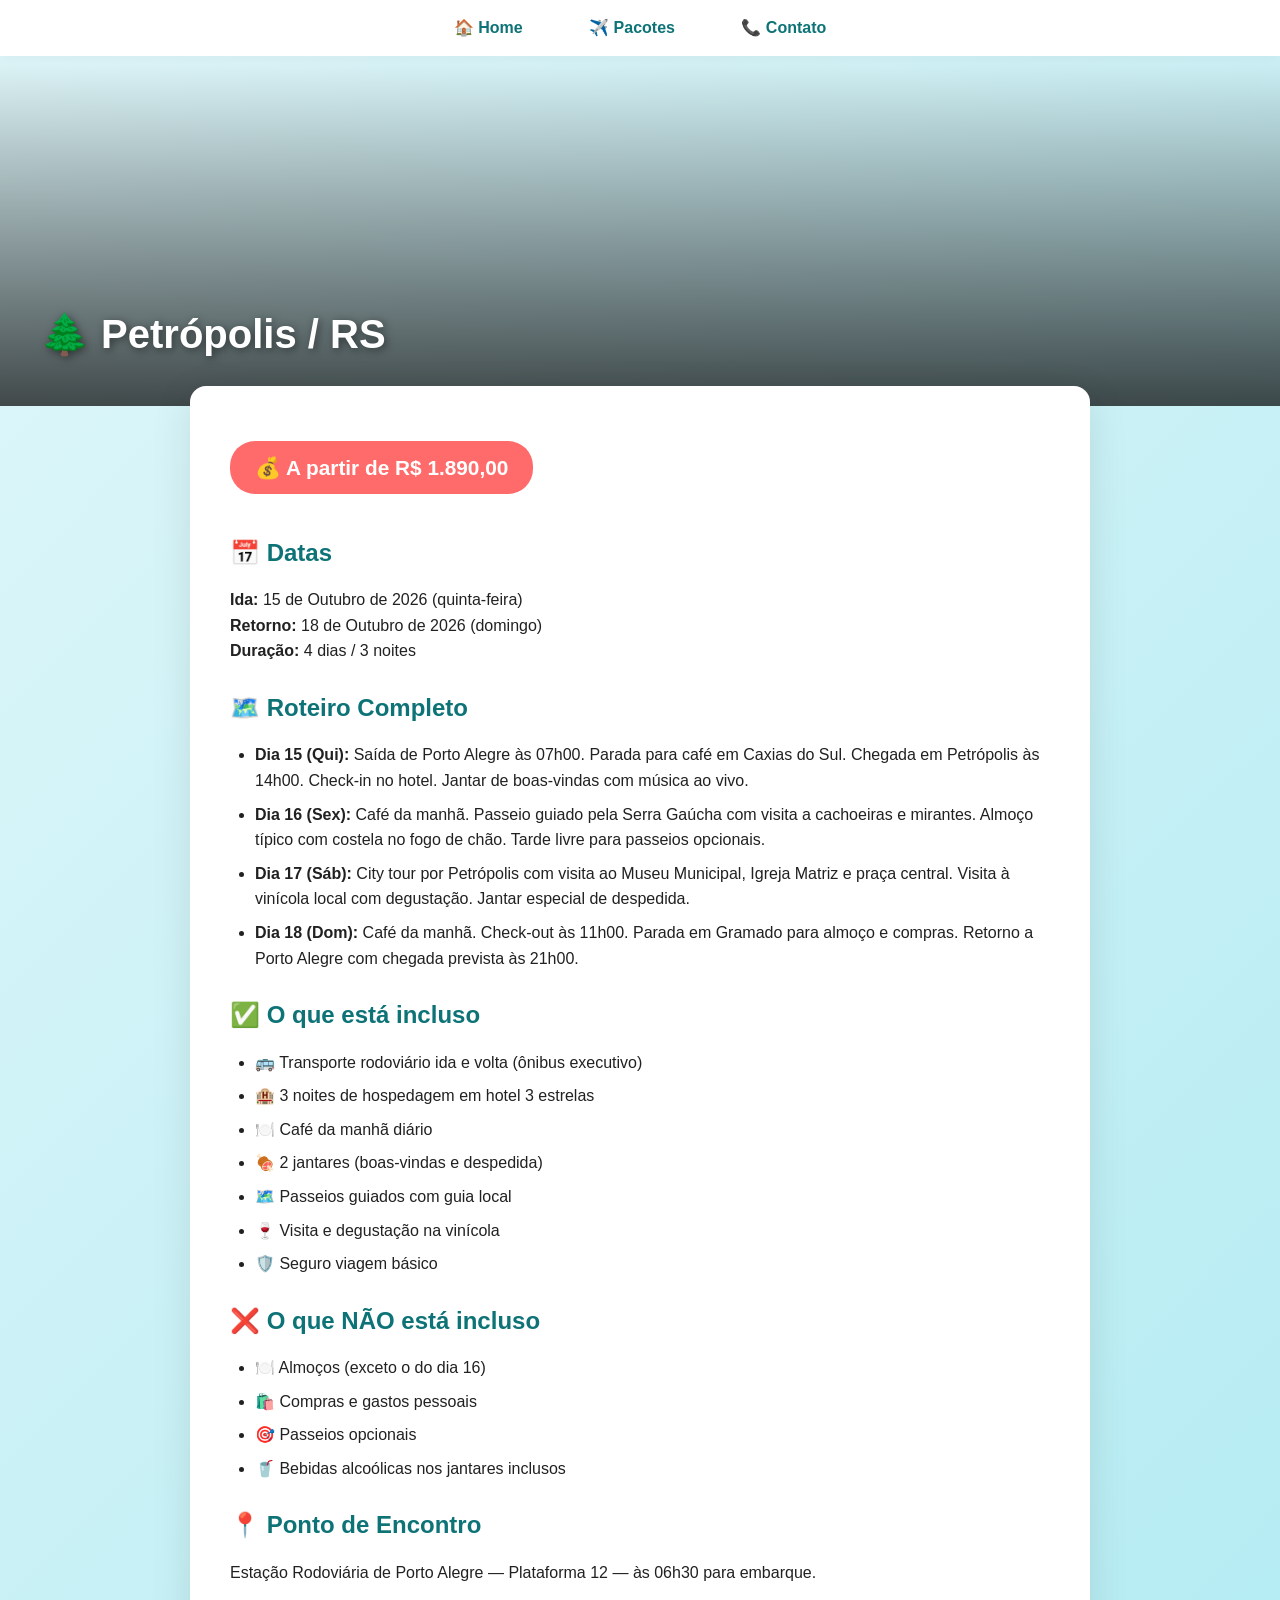
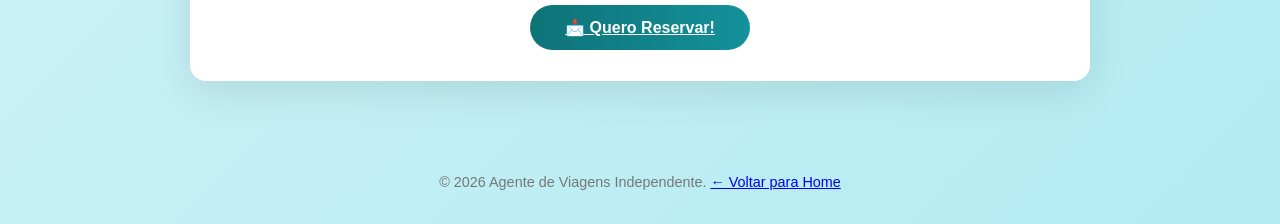
<file: petropolis.html>
<!DOCTYPE html>
<html lang="pt-BR">
<head>
  <meta charset="UTF-8">
  <meta name="viewport" content="width=device-width, initial-scale=1.0">
  <title>Petrópolis/RS — Detalhes da Viagem</title>
  <link rel="stylesheet" href="style.css">
</head>
<body>

  <nav>
    <a href="index.html">🏠 Home</a>
    <a href="index.html#pacotes">✈️ Pacotes</a>
    <a href="index.html#contato">📞 Contato</a>
  </nav>

  <div class="detail-hero" style="background-image: url('https://images.unsplash.com/photo-1501785888041-af3ef285b470?w=1200');">
    <h1>🌲 Petrópolis / RS</h1>
  </div>

  <div class="container">
    <div class="detail-content">
      <span class="price-tag">💰 A partir de R$ 1.890,00</span>

      <h2>📅 Datas</h2>
      <p><strong>Ida:</strong> 15 de Outubro de 2026 (quinta-feira)</p>
      <p><strong>Retorno:</strong> 18 de Outubro de 2026 (domingo)</p>
      <p><strong>Duração:</strong> 4 dias / 3 noites</p>

      <h2>🗺️ Roteiro Completo</h2>
      <ul>
        <li><strong>Dia 15 (Qui):</strong> Saída de Porto Alegre às 07h00. Parada para café em Caxias do Sul. Chegada em Petrópolis às 14h00. Check-in no hotel. Jantar de boas-vindas com música ao vivo.</li>
        <li><strong>Dia 16 (Sex):</strong> Café da manhã. Passeio guiado pela Serra Gaúcha com visita a cachoeiras e mirantes. Almoço típico com costela no fogo de chão. Tarde livre para passeios opcionais.</li>
        <li><strong>Dia 17 (Sáb):</strong> City tour por Petrópolis com visita ao Museu Municipal, Igreja Matriz e praça central. Visita à vinícola local com degustação. Jantar especial de despedida.</li>
        <li><strong>Dia 18 (Dom):</strong> Café da manhã. Check-out às 11h00. Parada em Gramado para almoço e compras. Retorno a Porto Alegre com chegada prevista às 21h00.</li>
      </ul>

      <h2>✅ O que está incluso</h2>
      <ul>
        <li>🚌 Transporte rodoviário ida e volta (ônibus executivo)</li>
        <li>🏨 3 noites de hospedagem em hotel 3 estrelas</li>
        <li>🍽️ Café da manhã diário</li>
        <li>🍖 2 jantares (boas-vindas e despedida)</li>
        <li>🗺️ Passeios guiados com guia local</li>
        <li>🍷 Visita e degustação na vinícola</li>
        <li>🛡️ Seguro viagem básico</li>
      </ul>

      <h2>❌ O que NÃO está incluso</h2>
      <ul>
        <li>🍽️ Almoços (exceto o do dia 16)</li>
        <li>🛍️ Compras e gastos pessoais</li>
        <li>🎯 Passeios opcionais</li>
        <li>🥤 Bebidas alcoólicas nos jantares inclusos</li>
      </ul>

      <h2>📍 Ponto de Encontro</h2>
      <p>Estação Rodoviária de Porto Alegre — Plataforma 12 — às 06h30 para embarque.</p>

      <div style="text-align:center; margin-top:30px;">
        <a href="index.html#contato" class="btn">📩 Quero Reservar!</a>
      </div>
    </div>
  </div>

  <footer>
    <p>© 2026 Agente de Viagens Independente. <a href="index.html">← Voltar para Home</a></p>
  </footer>

</body>
</html>
</file>
<file: style.css>
:root {
  --primary: #0d7377;
  --secondary: #14919b;
  --accent: #ff6b6b;
  --dark: #212121;
  --light: #f8f9fa;
  --white: #ffffff;
  --shadow: 0 10px 40px rgba(0,0,0,0.1);
  --radius: 16px;
}

* { margin: 0; padding: 0; box-sizing: border-box; }

body {
  font-family: 'Segoe UI', Tahoma, Geneva, Verdana, sans-serif;
  background: linear-gradient(135deg, #e0f7fa 0%, #b2ebf2 100%);
  color: var(--dark);
  line-height: 1.6;
  min-height: 100vh;
}

.container { max-width: 1200px; margin: 0 auto; padding: 20px; }

/* Header */
header {
  background: linear-gradient(90deg, var(--primary), var(--secondary));
  color: var(--white);
  padding: 30px 20px;
  text-align: center;
  box-shadow: var(--shadow);
  position: relative;
  overflow: hidden;
}

header::before {
  content: '';
  position: absolute;
  top: -50%; left: -50%;
  width: 200%; height: 200%;
  background: radial-gradient(circle, rgba(255,255,255,0.1) 1px, transparent 1px);
  background-size: 20px 20px;
  opacity: 0.3;
}

header h1 {
  font-size: 2.5rem;
  margin-bottom: 10px;
  position: relative;
  text-shadow: 2px 2px 4px rgba(0,0,0,0.2);
}

header p { font-size: 1.1rem; opacity: 0.95; position: relative; }

/* Navegação */
nav {
  background: var(--white);
  padding: 15px;
  text-align: center;
  box-shadow: 0 2px 10px rgba(0,0,0,0.05);
  position: sticky;
  top: 0;
  z-index: 100;
}

nav a {
  color: var(--primary);
  text-decoration: none;
  margin: 0 15px;
  font-weight: 600;
  padding: 8px 16px;
  border-radius: 20px;
  transition: all 0.3s;
}

nav a:hover {
  background: var(--primary);
  color: var(--white);
}

/* Cards / Banners */
.section-title {
  text-align: center;
  font-size: 2rem;
  color: var(--primary);
  margin: 40px 0 25px;
}

.cards-grid {
  display: grid;
  grid-template-columns: repeat(auto-fit, minmax(320px, 1fr));
  gap: 25px;
  margin-bottom: 40px;
}

.card {
  background: var(--white);
  border-radius: var(--radius);
  overflow: hidden;
  box-shadow: var(--shadow);
  transition: transform 0.3s, box-shadow 0.3s;
  cursor: pointer;
  text-decoration: none;
  color: inherit;
  display: block;
}

.card:hover {
  transform: translateY(-8px);
  box-shadow: 0 20px 50px rgba(0,0,0,0.15);
}

.card-img {
    width: 100%;          
    height: 200px;         
    object-fit: cover;     
    display: block;
}

.card-img::after {
  content: '';
  position: absolute;
  bottom: 0; left: 0; right: 0;
  height: 60%;
  background: linear-gradient(to top, rgba(0,0,0,0.6), transparent);
}

.card-badge {
  position: absolute;
  top: 15px; right: 15px;
  background: var(--accent);
  color: white;
  padding: 5px 12px;
  border-radius: 20px;
  font-size: 0.85rem;
  font-weight: bold;
  z-index: 2;
}

.card-body { padding: 25px; }

.card-body h3 {
  color: var(--primary);
  font-size: 1.4rem;
  margin-bottom: 10px;
}

.card-body p { color: #555; margin-bottom: 8px; }

.card-body .date {
  display: inline-block;
  background: #e0f7fa;
  color: var(--primary);
  padding: 4px 12px;
  border-radius: 12px;
  font-size: 0.9rem;
  font-weight: 600;
}

/* Documentação Cards */
.doc-card {
  border-left: 5px solid var(--accent);
}

.doc-card .card-img {
  background: linear-gradient(135deg, #ff6b6b, #ffa726);
  display: flex;
  align-items: center;
  justify-content: center;
  font-size: 4rem;
  color: white;
}

/* Instagram Section */
.instagram-section {
  text-align: center;
  padding: 40px 20px;
  background: linear-gradient(45deg, #f09433, #e6683c, #dc2743, #cc2366, #bc1888);
  color: white;
  border-radius: var(--radius);
  margin: 40px auto;
  max-width: 600px;
  box-shadow: var(--shadow);
}

.instagram-section h2 { font-size: 1.8rem; margin-bottom: 10px; }

.instagram-section a {
  display: inline-block;
  background: white;
  color: #dc2743;
  padding: 12px 30px;
  border-radius: 30px;
  text-decoration: none;
  font-weight: bold;
  margin-top: 15px;
  transition: transform 0.3s;
}

.instagram-section a:hover { transform: scale(1.05); }

/* Formulário */
.form-section {
  background: var(--white);
  padding: 40px;
  border-radius: var(--radius);
  box-shadow: var(--shadow);
  max-width: 600px;
  margin: 40px auto;
}

.form-group { margin-bottom: 20px; }

.form-group label {
  display: block;
  margin-bottom: 8px;
  font-weight: 600;
  color: var(--primary);
}

.form-group input,
.form-group textarea,
.form-group select {
  width: 100%;
  padding: 12px 15px;
  border: 2px solid #e0e0e0;
  border-radius: 10px;
  font-size: 1rem;
  transition: border-color 0.3s;
}

.form-group input:focus,
.form-group textarea:focus,
.form-group select:focus {
  outline: none;
  border-color: var(--primary);
}

.btn {
  background: linear-gradient(90deg, var(--primary), var(--secondary));
  color: white;
  border: none;
  padding: 14px 35px;
  border-radius: 30px;
  font-size: 1rem;
  font-weight: bold;
  cursor: pointer;
  transition: transform 0.3s, box-shadow 0.3s;
}

.btn:hover {
  transform: translateY(-2px);
  box-shadow: 0 8px 25px rgba(13,115,119,0.4);
}

/* Chat IA */
.chat-widget {
  position: fixed;
  bottom: 30px;
  right: 30px;
  z-index: 1000;
}

.chat-btn {
  width: 65px;
  height: 65px;
  border-radius: 50%;
  background: linear-gradient(135deg, var(--primary), var(--secondary));
  color: white;
  border: none;
  font-size: 1.8rem;
  cursor: pointer;
  box-shadow: 0 5px 20px rgba(13,115,119,0.4);
  transition: transform 0.3s;
}

.chat-btn:hover { transform: scale(1.1); }

.chat-box {
  position: absolute;
  bottom: 80px;
  right: 0;
  width: 360px;
  max-height: 500px;
  background: white;
  border-radius: var(--radius);
  box-shadow: 0 10px 40px rgba(0,0,0,0.2);
  display: none;
  flex-direction: column;
  overflow: hidden;
}

.chat-box.active { display: flex; }

.chat-header {
  background: linear-gradient(90deg, var(--primary), var(--secondary));
  color: white;
  padding: 15px 20px;
  font-weight: bold;
}

.chat-messages {
  flex: 1;
  padding: 15px;
  overflow-y: auto;
  max-height: 350px;
}

.message {
  margin-bottom: 12px;
  padding: 10px 14px;
  border-radius: 14px;
  max-width: 85%;
  font-size: 0.95rem;
  line-height: 1.4;
}

.message.bot {
  background: #e0f7fa;
  color: var(--dark);
  align-self: flex-start;
  border-bottom-left-radius: 4px;
}

.message.user {
  background: var(--primary);
  color: white;
  align-self: flex-end;
  margin-left: auto;
  border-bottom-right-radius: 4px;
}

.chat-input-area {
  display: flex;
  padding: 12px;
  border-top: 1px solid #eee;
  gap: 8px;
}

.chat-input-area input {
  flex: 1;
  padding: 10px 14px;
  border: 2px solid #e0e0e0;
  border-radius: 20px;
  font-size: 0.95rem;
}

.chat-input-area input:focus { outline: none; border-color: var(--primary); }

.chat-input-area button {
  background: var(--primary);
  color: white;
  border: none;
  width: 40px;
  height: 40px;
  border-radius: 50%;
  cursor: pointer;
  font-size: 1.1rem;
}

/* Páginas de detalhes */
.detail-hero {
  height: 350px;
  background-size: cover;
  background-position: center;
  display: flex;
  align-items: flex-end;
  padding: 40px;
  position: relative;
}

.detail-hero::after {
  content: '';
  position: absolute;
  top: 0; left: 0; right: 0; bottom: 0;
  background: linear-gradient(to top, rgba(0,0,0,0.7), transparent);
}

.detail-hero h1 {
  color: white;
  font-size: 2.5rem;
  position: relative;
  z-index: 1;
  text-shadow: 2px 2px 8px rgba(0,0,0,0.5);
}

.detail-content {
  background: white;
  padding: 40px;
  border-radius: var(--radius);
  margin: -40px auto 40px;
  max-width: 900px;
  box-shadow: var(--shadow);
  position: relative;
  z-index: 2;
}

.detail-content h2 {
  color: var(--primary);
  margin: 25px 0 15px;
  font-size: 1.5rem;
}

.detail-content ul {
  margin-left: 25px;
  margin-bottom: 15px;
}

.detail-content li { margin-bottom: 8px; }

.price-tag {
  display: inline-block;
  background: var(--accent);
  color: white;
  padding: 10px 25px;
  border-radius: 25px;
  font-size: 1.3rem;
  font-weight: bold;
  margin: 15px 0;
}

/* Documentação */
.doc-list {
  list-style: none;
  margin-left: 0 !important;
}

.doc-list li {
  background: #f8f9fa;
  padding: 15px 20px;
  border-radius: 10px;
  margin-bottom: 10px;
  border-left: 4px solid var(--secondary);
  display: flex;
  align-items: center;
  gap: 12px;
}

.doc-list li::before {
  content: '📋';
  font-size: 1.3rem;
}

/* Footer */
footer {
  text-align: center;
  padding: 30px;
  color: #777;
  font-size: 0.9rem;
}

/* Responsivo */
@media (max-width: 600px) {
  header h1 { font-size: 1.8rem; }
  .chat-box { width: 90vw; right: -10px; }
  .detail-hero h1 { font-size: 1.8rem; }
  .cards-grid { grid-template-columns: 1fr; }
}
</file>
